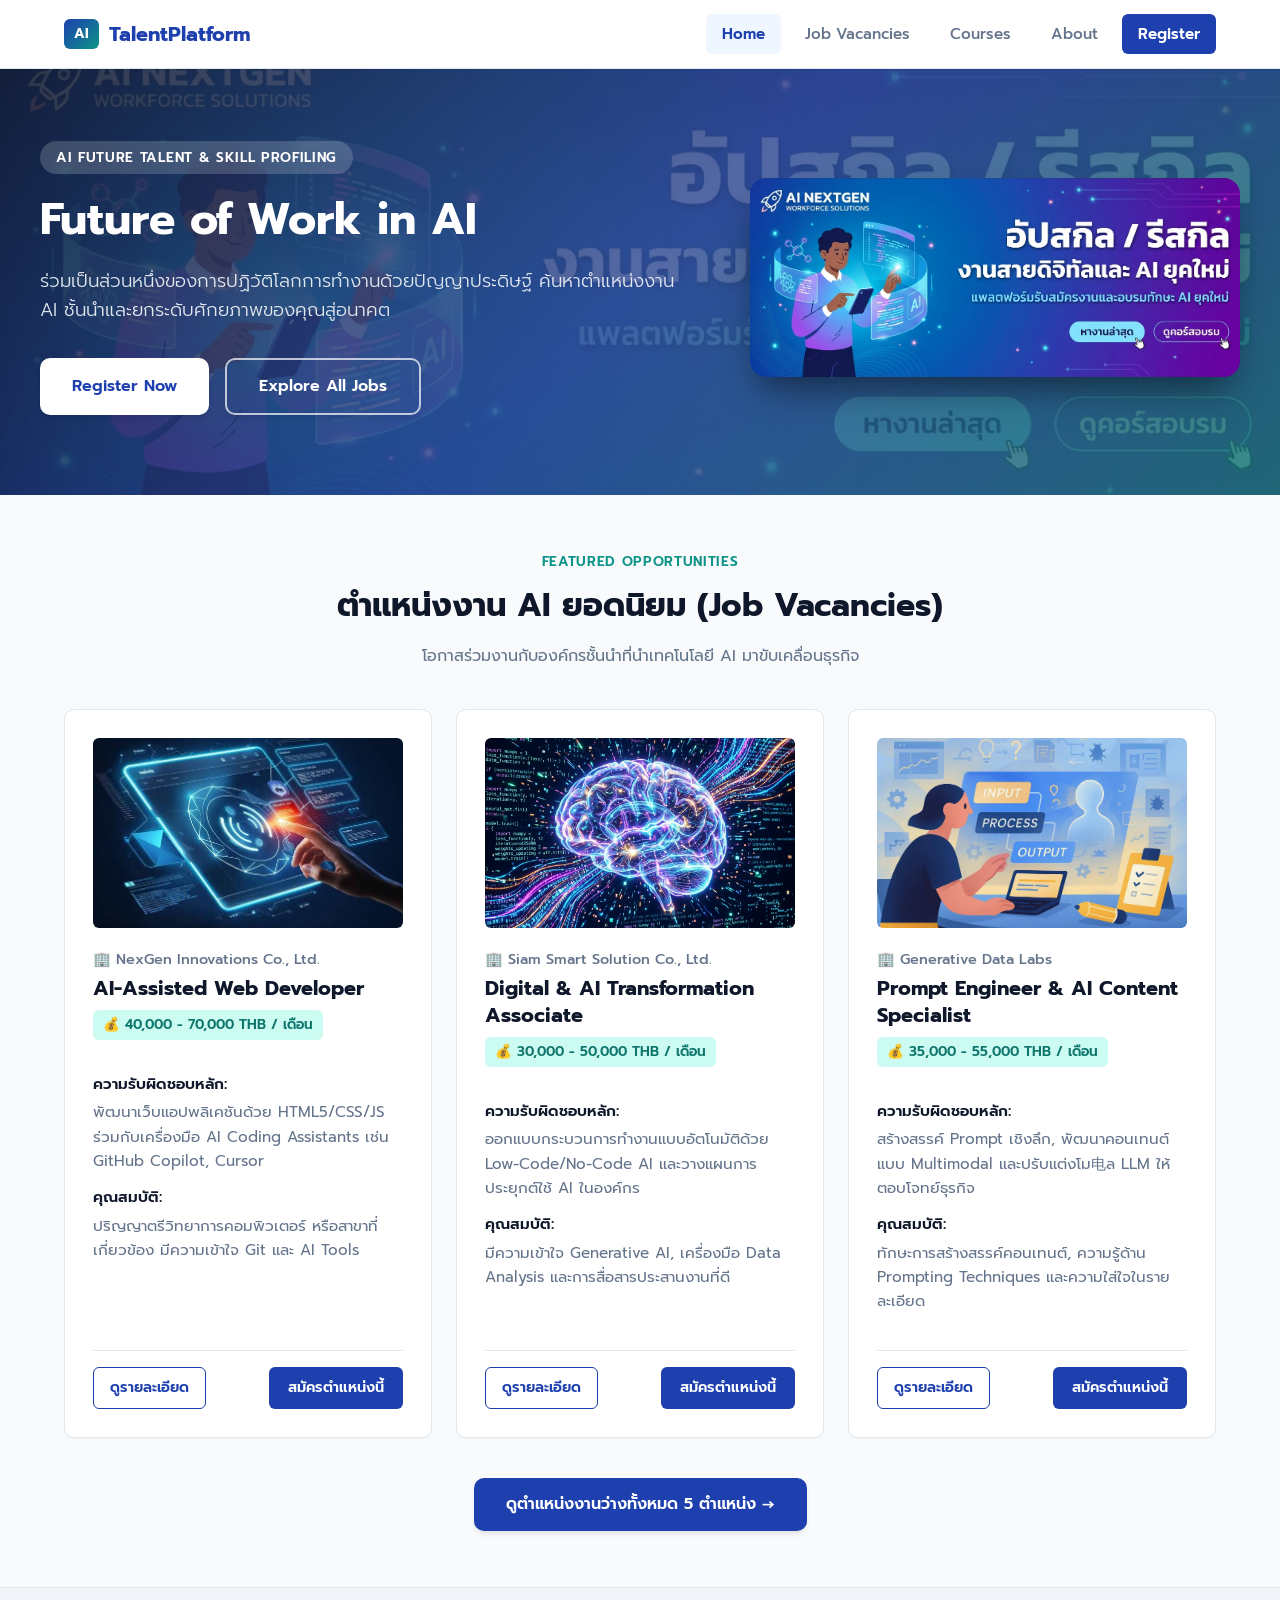
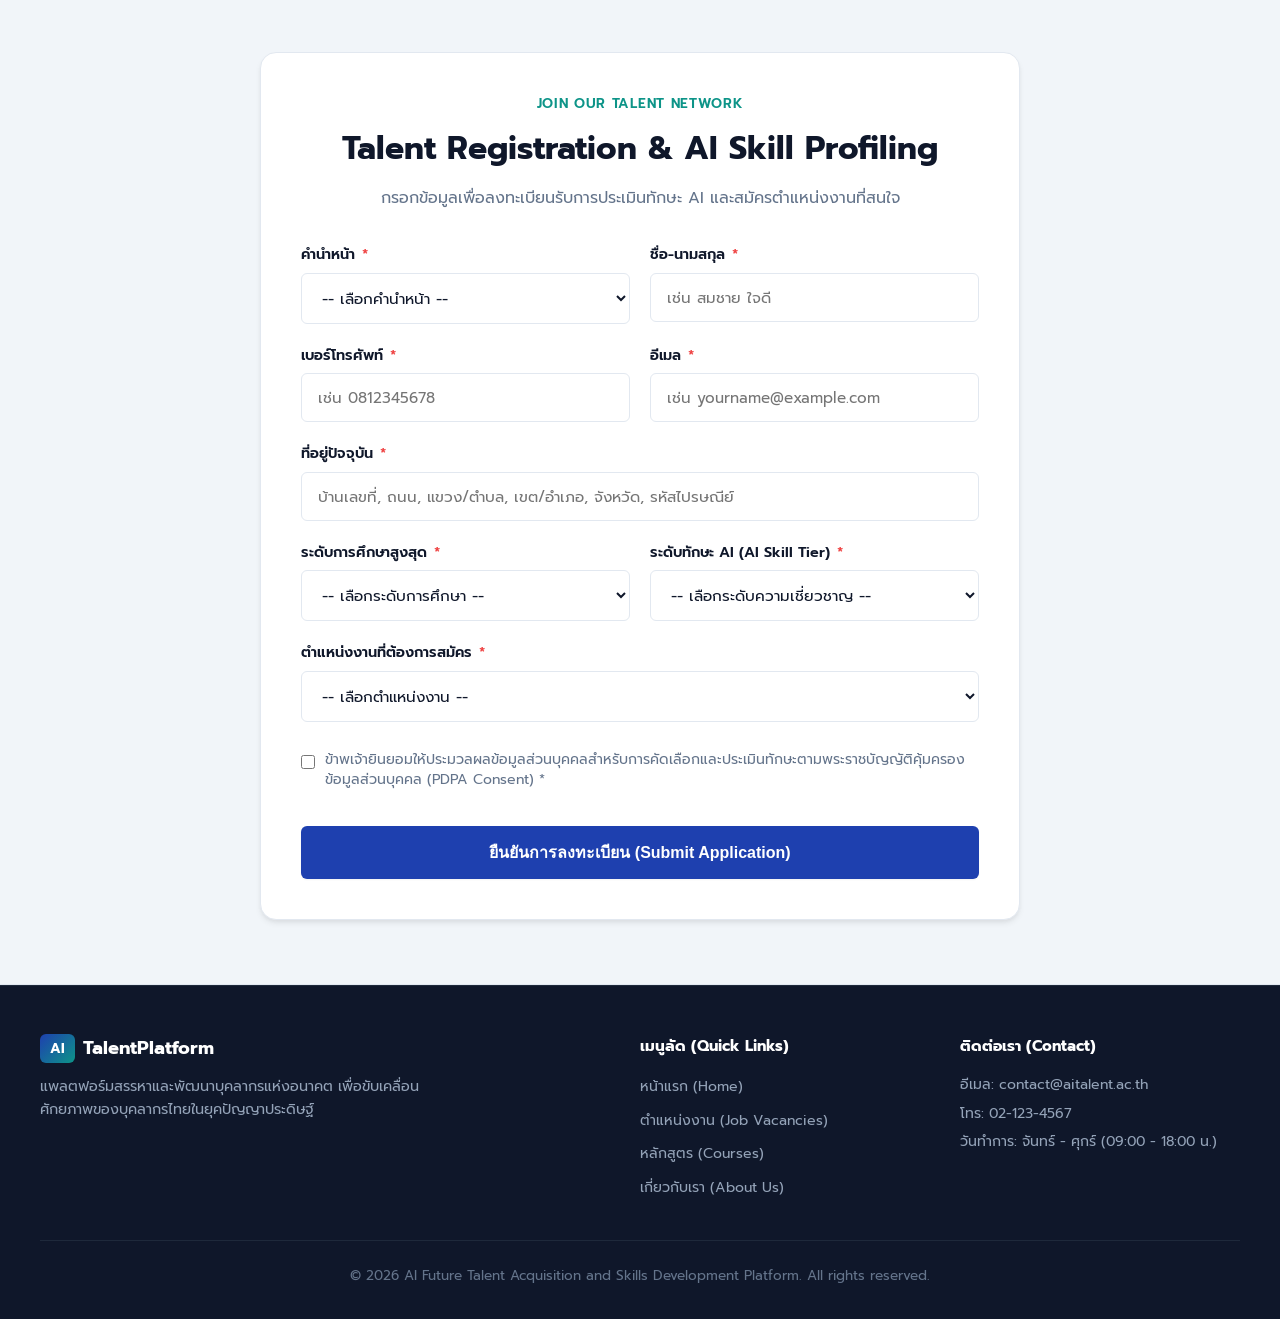
<file: index.html>
<!DOCTYPE html>
<html lang="th">

<head>
    <meta charset="UTF-8">
    <meta name="viewport" content="width=device-width, initial-scale=1.0">
    <title>AI Future Talent Acquisition and Skills Development Platform</title>
    <!-- Google Fonts -->
    <link rel="preconnect" href="https://fonts.googleapis.com">
    <link rel="preconnect" href="https://fonts.gstatic.com" crossorigin>
    <link href="https://fonts.googleapis.com/css2?family=Inter:wght@300;400;500;600;700&family=Prompt:wght@300;400;500;600;700&display=swap" rel="stylesheet">
    <!-- Master Stylesheet -->
    <link rel="stylesheet" href="css/style.css">
</head>

<body>
    <!-- Header & Navigation -->
    <header>
        <div class="nav-container">
            <a href="index.html" class="logo">
                <span class="logo-badge">AI</span>
                <span>TalentPlatform</span>
            </a>
            <nav>
                <ul>
                    <li><a href="index.html" class="active">Home</a></li>
                    <li><a href="jobvacancies.html">Job Vacancies</a></li>
                    <li><a href="courses.html">Courses</a></li>
                    <li><a href="about.html">About</a></li>
                    <li><a href="#registration-section" class="nav-cta">Register</a></li>
                </ul>
            </nav>
        </div>
    </header>

    <main>
        <!-- Hero Section -->
        <section class="hero">
            <div class="hero-container">
                <div class="hero-content">
                    <span class="hero-tag">AI FUTURE TALENT & SKILL PROFILING</span>
                    <h1>Future of Work in AI</h1>
                    <p>ร่วมเป็นส่วนหนึ่งของการปฏิวัติโลกการทำงานด้วยปัญญาประดิษฐ์ ค้นหาตำแหน่งงาน AI ชั้นนำและยกระดับศักยภาพของคุณสู่อนาคต</p>
                    <div class="hero-actions">
                        <a href="#registration-section" class="cta-button">Register Now</a>
                        <a href="jobvacancies.html" class="cta-button secondary">Explore All Jobs</a>
                    </div>
                </div>
                <div class="hero-visual">
                    <img src="img/banner.png" alt="AI Platform Hero Banner" class="hero-banner-img">
                </div>
            </div>
        </section>

        <!-- Featured Job Vacancies Section -->
        <section class="container" id="job-vacancies-section">
            <div class="section-header">
                <span class="section-tag">Featured Opportunities</span>
                <h2 class="section-title">ตำแหน่งงาน AI ยอดนิยม (Job Vacancies)</h2>
                <p class="section-subtitle">โอกาสร่วมงานกับองค์กรชั้นนำที่นำเทคโนโลยี AI มาขับเคลื่อนธุรกิจ</p>
            </div>

            <div class="job-grid">
                <!-- Job 1 -->
                <div class="job-card">
                    <div class="job-card-image">
                        <img src="img/ai-assistweb.png" alt="AI-Assisted Web Developer">
                    </div>
                    <div class="job-card-header">
                        <div class="company-name">🏢 NexGen Innovations Co., Ltd.</div>
                        <h3 class="job-title">AI-Assisted Web Developer</h3>
                        <div class="salary-tag">💰 40,000 - 70,000 THB / เดือน</div>
                    </div>
                    <div class="job-card-body">
                        <div class="job-info-group">
                            <div class="job-info-label">ความรับผิดชอบหลัก:</div>
                            <p>พัฒนาเว็บแอปพลิเคชันด้วย HTML5/CSS/JS ร่วมกับเครื่องมือ AI Coding Assistants เช่น GitHub Copilot, Cursor</p>
                        </div>
                        <div class="job-info-group">
                            <div class="job-info-label">คุณสมบัติ:</div>
                            <p>ปริญญาตรีวิทยาการคอมพิวเตอร์ หรือสาขาที่เกี่ยวข้อง มีความเข้าใจ Git และ AI Tools</p>
                        </div>
                    </div>
                    <div class="job-card-footer">
                        <a href="jobvacancies.html" class="btn-outline">ดูรายละเอียด</a>
                        <a href="index.html?job=ai-assisted-web-developer#registration-section" class="btn-apply">สมัครตำแหน่งนี้</a>
                    </div>
                </div>

                <!-- Job 2 -->
                <div class="job-card">
                    <div class="job-card-image">
                        <img src="img/ai-association.png" alt="Digital & AI Transformation Associate">
                    </div>
                    <div class="job-card-header">
                        <div class="company-name">🏢 Siam Smart Solution Co., Ltd.</div>
                        <h3 class="job-title">Digital & AI Transformation Associate</h3>
                        <div class="salary-tag">💰 30,000 - 50,000 THB / เดือน</div>
                    </div>
                    <div class="job-card-body">
                        <div class="job-info-group">
                            <div class="job-info-label">ความรับผิดชอบหลัก:</div>
                            <p>ออกแบบกระบวนการทำงานแบบอัตโนมัติด้วย Low-Code/No-Code AI และวางแผนการประยุกต์ใช้ AI ในองค์กร</p>
                        </div>
                        <div class="job-info-group">
                            <div class="job-info-label">คุณสมบัติ:</div>
                            <p>มีความเข้าใจ Generative AI, เครื่องมือ Data Analysis และการสื่อสารประสานงานที่ดี</p>
                        </div>
                    </div>
                    <div class="job-card-footer">
                        <a href="jobvacancies.html" class="btn-outline">ดูรายละเอียด</a>
                        <a href="index.html?job=digital-ai-transformation-associate#registration-section" class="btn-apply">สมัครตำแหน่งนี้</a>
                    </div>
                </div>

                <!-- Job 3 -->
                <div class="job-card">
                    <div class="job-card-image">
                        <img src="img/prompten.png" alt="Prompt Engineer & AI Content Specialist">
                    </div>
                    <div class="job-card-header">
                        <div class="company-name">🏢 Generative Data Labs</div>
                        <h3 class="job-title">Prompt Engineer & AI Content Specialist</h3>
                        <div class="salary-tag">💰 35,000 - 55,000 THB / เดือน</div>
                    </div>
                    <div class="job-card-body">
                        <div class="job-info-group">
                            <div class="job-info-label">ความรับผิดชอบหลัก:</div>
                            <p>สร้างสรรค์ Prompt เชิงลึก, พัฒนาคอนเทนต์แบบ Multimodal และปรับแต่งโม电ล LLM ให้ตอบโจทย์ธุรกิจ</p>
                        </div>
                        <div class="job-info-group">
                            <div class="job-info-label">คุณสมบัติ:</div>
                            <p>ทักษะการสร้างสรรค์คอนเทนต์, ความรู้ด้าน Prompting Techniques และความใส่ใจในรายละเอียด</p>
                        </div>
                    </div>
                    <div class="job-card-footer">
                        <a href="jobvacancies.html" class="btn-outline">ดูรายละเอียด</a>
                        <a href="index.html?job=prompt-engineer-ai-content-specialist#registration-section" class="btn-apply">สมัครตำแหน่งนี้</a>
                    </div>
                </div>
            </div>

            <div style="text-align: center; margin-top: 2.5rem;">
                <a href="jobvacancies.html" class="cta-button" style="background-color: var(--primary); color: #fff;">ดูตำแหน่งงานว่างทั้งหมด 5 ตำแหน่ง &rarr;</a>
            </div>
        </section>

        <!-- Talent Registration & AI Skill Profiling Section -->
        <section class="form-section" id="registration-section">
            <div class="form-card">
                <div class="section-header" style="margin-bottom: 2rem;">
                    <span class="section-tag">Join Our Talent Network</span>
                    <h2 class="section-title">Talent Registration & AI Skill Profiling</h2>
                    <p class="section-subtitle">กรอกข้อมูลเพื่อลงทะเบียนรับการประเมินทักษะ AI และสมัครตำแหน่งงานที่สนใจ</p>
                </div>

                <form id="registrationForm" novalidate>
                    <div class="form-grid">
                        <!-- Prefix -->
                        <div class="form-group">
                            <label for="prefix" class="form-label">คำนำหน้า <span class="required">*</span></label>
                            <select id="prefix" name="prefix" class="form-control" required>
                                <option value="">-- เลือกคำนำหน้า --</option>
                                <option value="mr">นาย (Mr.)</option>
                                <option value="mrs">นาง (Mrs.)</option>
                                <option value="ms">นางสาว (Ms.)</option>
                            </select>
                        </div>

                        <!-- Name -->
                        <div class="form-group">
                            <label for="name" class="form-label">ชื่อ-นามสกุล <span class="required">*</span></label>
                            <input type="text" id="name" name="name" class="form-control" placeholder="เช่น สมชาย ใจดี" required>
                        </div>

                        <!-- Phone -->
                        <div class="form-group">
                            <label for="phone" class="form-label">เบอร์โทรศัพท์ <span class="required">*</span></label>
                            <input type="tel" id="phone" name="phone" class="form-control" placeholder="เช่น 0812345678" required>
                        </div>

                        <!-- Email -->
                        <div class="form-group">
                            <label for="email" class="form-label">อีเมล <span class="required">*</span></label>
                            <input type="email" id="email" name="email" class="form-control" placeholder="เช่น yourname@example.com" required>
                        </div>

                        <!-- Address -->
                        <div class="form-group full-width">
                            <label for="address" class="form-label">ที่อยู่ปัจจุบัน <span class="required">*</span></label>
                            <input type="text" id="address" name="address" class="form-control" placeholder="บ้านเลขที่, ถนน, แขวง/ตำบล, เขต/อำเภอ, จังหวัด, รหัสไปรษณีย์" required>
                        </div>

                        <!-- Education -->
                        <div class="form-group">
                            <label for="education" class="form-label">ระดับการศึกษาสูงสุด <span class="required">*</span></label>
                            <select id="education" name="education" class="form-control" required>
                                <option value="">-- เลือกระดับการศึกษา --</option>
                                <option value="highschool">มัธยมศึกษา / ปวช.</option>
                                <option value="diploma">อนุปริญญา / ปวส.</option>
                                <option value="bachelor">ปริญญาตรี (Bachelor's Degree)</option>
                                <option value="master">ปริญญาโท (Master's Degree)</option>
                                <option value="doctorate">ปริญญาเอก (Doctorate)</option>
                            </select>
                        </div>

                        <!-- AI Skill Tier -->
                        <div class="form-group">
                            <label for="aiSkillTier" class="form-label">ระดับทักษะ AI (AI Skill Tier) <span class="required">*</span></label>
                            <select id="aiSkillTier" name="aiSkillTier" class="form-control" required>
                                <option value="">-- เลือกระดับความเชี่ยวชาญ --</option>
                                <option value="beginner">Beginner (เข้าใจพื้นฐานและการใช้ Prompt ทั่วไป)</option>
                                <option value="pioneer">Pioneer (ประยุกต์ใช้ AI ในงานประจำวันและ Workflow ได้)</option>
                                <option value="innovator">Innovator (พัฒนาโมเดล, ออกแบบสถาปัตยกรรมระบบ AI)</option>
                            </select>
                        </div>

                        <!-- Job Position (All 5 positions) -->
                        <div class="form-group full-width">
                            <label for="jobPosition" class="form-label">ตำแหน่งงานที่ต้องการสมัคร <span class="required">*</span></label>
                            <select id="jobPosition" name="jobPosition" class="form-control" required>
                                <option value="">-- เลือกตำแหน่งงาน --</option>
                                <option value="ai-assisted-web-developer">AI-Assisted Web Developer (NexGen Innovations)</option>
                                <option value="digital-ai-transformation-associate">Digital & AI Transformation Associate (Siam Smart Solution)</option>
                                <option value="prompt-engineer-ai-content-specialist">Prompt Engineer & AI Content Specialist (Generative Data Labs)</option>
                                <option value="ml-engineer">Machine Learning Engineer (NeuralTech Solutions)</option>
                                <option value="devops-engineer">Software Developer in DevOps (CloudScale AI)</option>
                            </select>
                        </div>

                        <!-- PDPA Consent -->
                        <div class="form-group full-width" style="margin-top: 0.5rem;">
                            <label class="checkbox-group" for="pdpaConsent">
                                <input type="checkbox" id="pdpaConsent" name="pdpaConsent" required>
                                <span class="checkbox-label">
                                    ข้าพเจ้ายินยอมให้ประมวลผลข้อมูลส่วนบุคคลสำหรับการคัดเลือกและประเมินทักษะตามพระราชบัญญัติคุ้มครองข้อมูลส่วนบุคคล (PDPA Consent) <span class="required">*</span>
                                </span>
                            </label>
                        </div>

                        <!-- Submit Button -->
                        <div class="form-group full-width" style="margin-top: 1rem;">
                            <button type="submit" class="btn-submit">ยืนยันการลงทะเบียน (Submit Application)</button>
                        </div>
                    </div>
                </form>
            </div>
        </section>
    </main>

    <!-- Footer -->
    <footer>
        <div class="footer-container">
            <div class="footer-brand">
                <h4><span class="logo-badge">AI</span> TalentPlatform</h4>
                <p>แพลตฟอร์มสรรหาและพัฒนาบุคลากรแห่งอนาคต เพื่อขับเคลื่อนศักยภาพของบุคลากรไทยในยุคปัญญาประดิษฐ์</p>
            </div>
            <div class="footer-links">
                <h5>เมนูลัด (Quick Links)</h5>
                <ul>
                    <li><a href="index.html">หน้าแรก (Home)</a></li>
                    <li><a href="jobvacancies.html">ตำแหน่งงาน (Job Vacancies)</a></li>
                    <li><a href="courses.html">หลักสูตร (Courses)</a></li>
                    <li><a href="about.html">เกี่ยวกับเรา (About Us)</a></li>
                </ul>
            </div>
            <div class="footer-links">
                <h5>ติดต่อเรา (Contact)</h5>
                <p style="font-size: 0.88rem; margin-bottom: 6px;">อีเมล: contact@aitalent.ac.th</p>
                <p style="font-size: 0.88rem; margin-bottom: 6px;">โทร: 02-123-4567</p>
                <p style="font-size: 0.88rem;">วันทำการ: จันทร์ - ศุกร์ (09:00 - 18:00 น.)</p>
            </div>
        </div>
        <div class="footer-bottom">
            <p>&copy; 2026 AI Future Talent Acquisition and Skills Development Platform. All rights reserved.</p>
        </div>
    </footer>

    <!-- Scripts -->
    <script src="js/validation.js"></script>
</body>

</html>
</file>
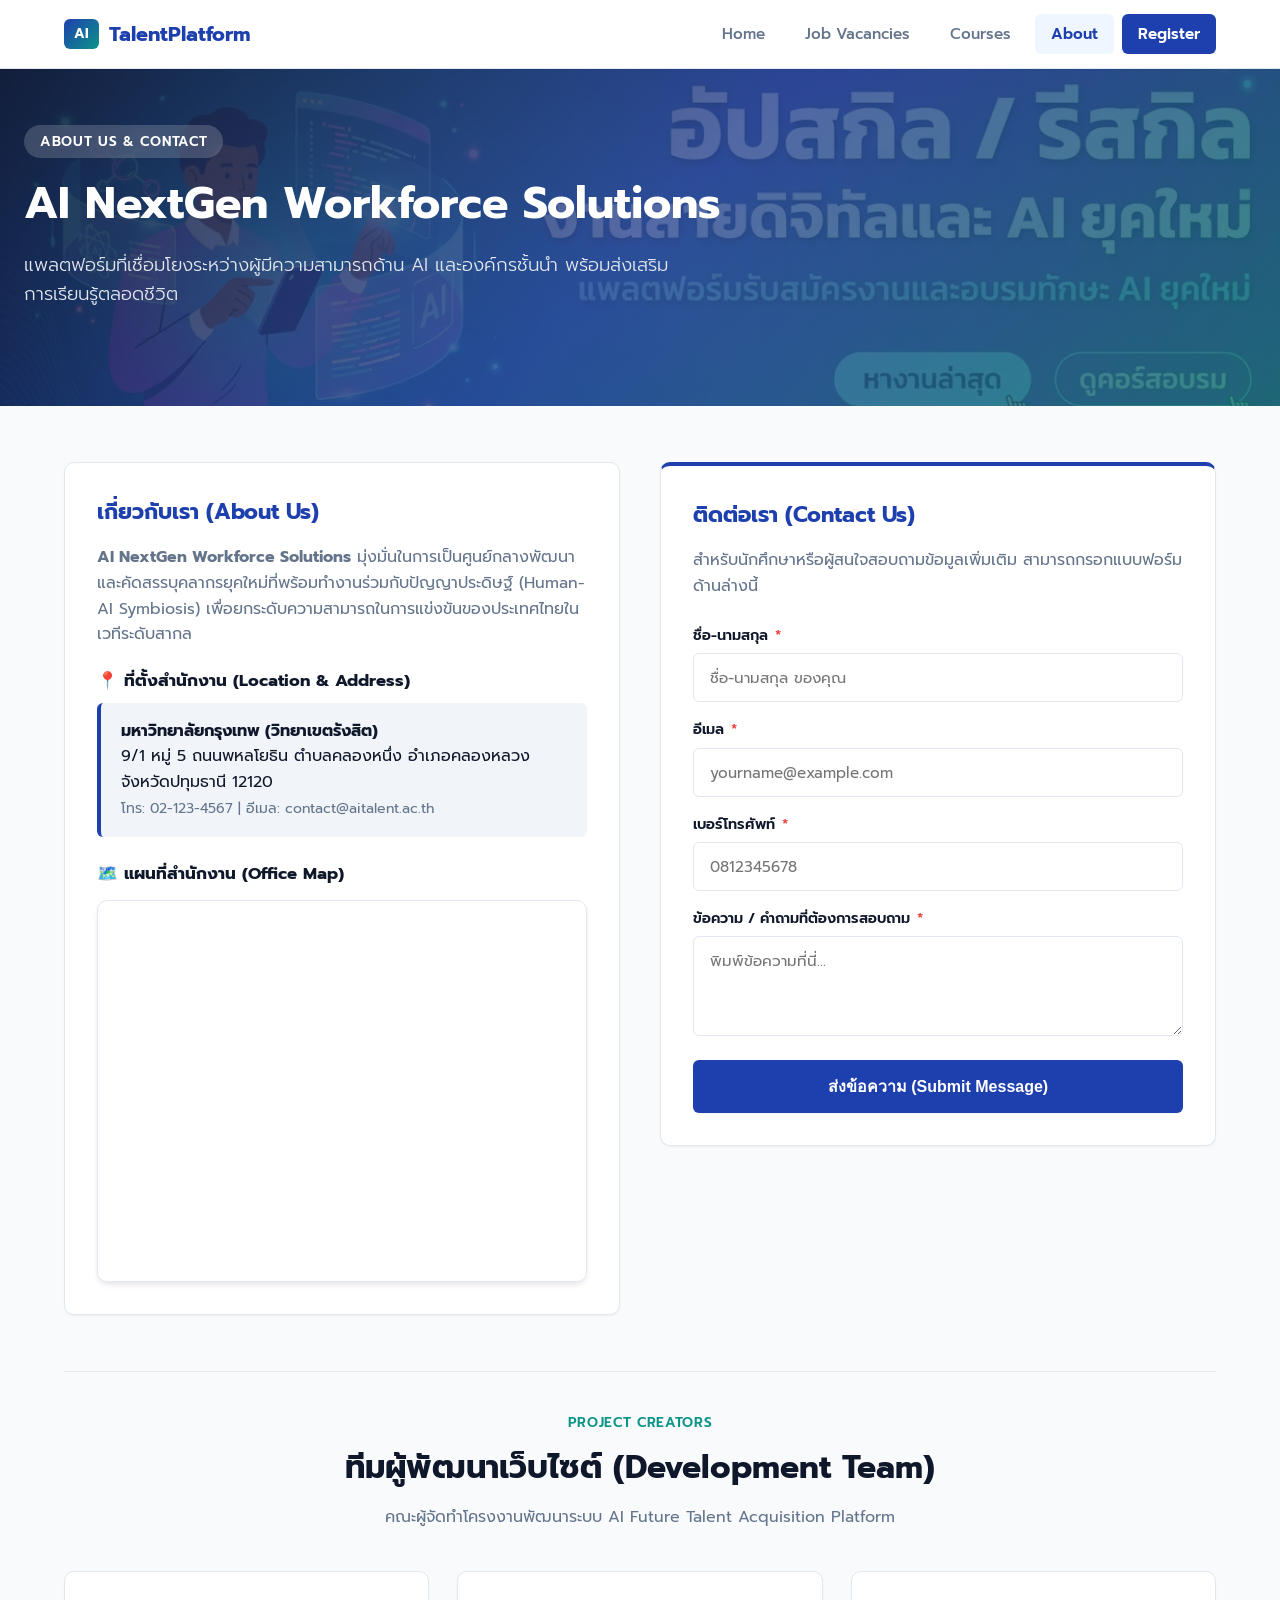
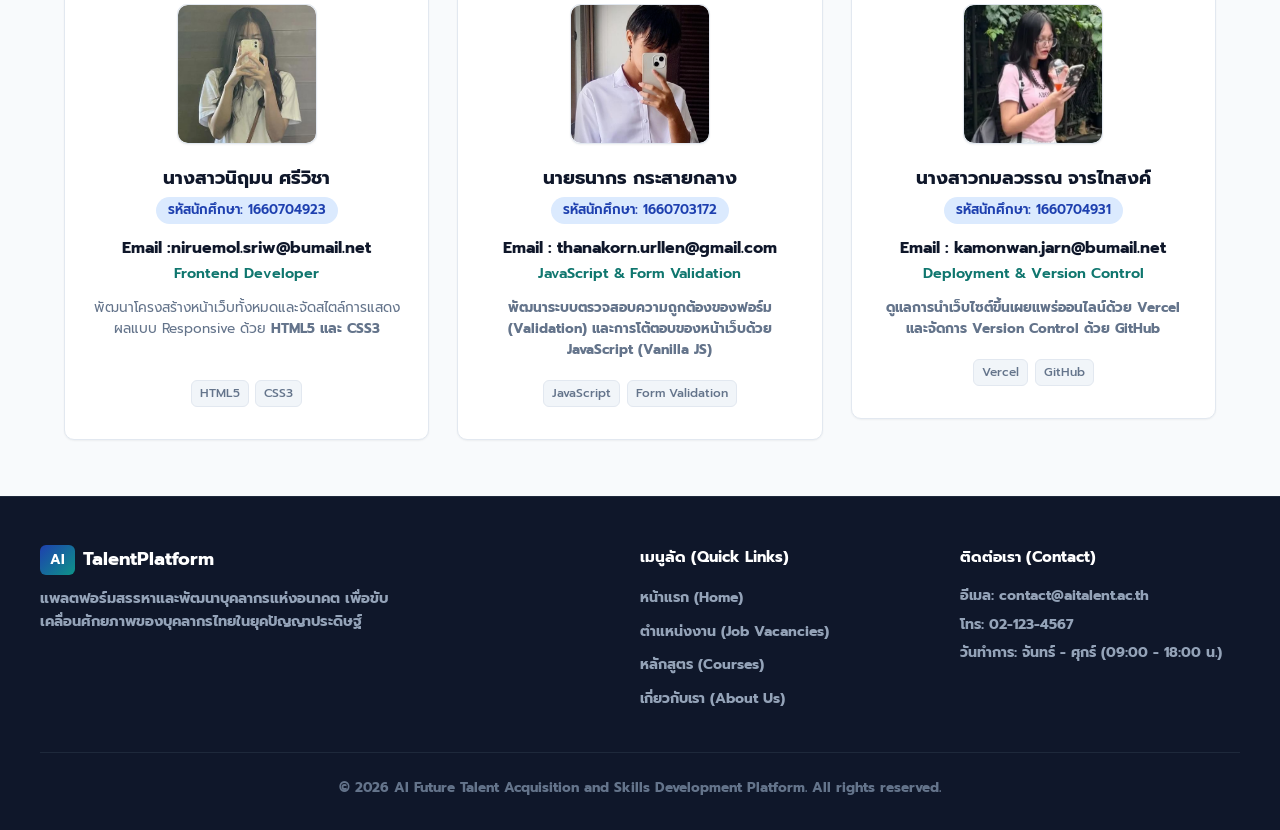
<file: about.html>
<!DOCTYPE html>
<html lang="th">

<head>
    <meta charset="UTF-8">
    <meta name="viewport" content="width=device-width, initial-scale=1.0">
    <title>About Us | AI Future Talent Platform</title>
    <!-- Google Fonts -->
    <link rel="preconnect" href="https://fonts.googleapis.com">
    <link rel="preconnect" href="https://fonts.gstatic.com" crossorigin>
    <link
        href="https://fonts.googleapis.com/css2?family=Inter:wght@300;400;500;600;700&family=Prompt:wght@300;400;500;600;700&display=swap"
        rel="stylesheet">
    <!-- Master Stylesheet -->
    <link rel="stylesheet" href="css/style.css">
</head>

<body>
    <!-- Header & Navigation -->
    <header>
        <div class="nav-container">
            <a href="index.html" class="logo">
                <span class="logo-badge">AI</span>
                <span>TalentPlatform</span>
            </a>
            <nav>
                <ul>
                    <li><a href="index.html">Home</a></li>
                    <li><a href="jobvacancies.html">Job Vacancies</a></li>
                    <li><a href="courses.html">Courses</a></li>
                    <li><a href="about.html" class="active">About</a></li>
                    <li><a href="index.html#registration-section" class="nav-cta">Register</a></li>
                </ul>
            </nav>
        </div>
    </header>

    <main>
        <!-- Page Header -->
        <section class="hero" style="padding: 3.5rem 1.5rem 4rem 1.5rem;">
            <div class="hero-content">
                <span class="hero-tag">ABOUT US & CONTACT</span>
                <h1>AI NextGen Workforce Solutions</h1>
                <p>แพลตฟอร์มที่เชื่อมโยงระหว่างผู้มีความสามารถด้าน AI และองค์กรชั้นนำ พร้อมส่งเสริมการเรียนรู้ตลอดชีวิต
                </p>
            </div>
        </section>

        <!-- About & Contact Section -->
        <section class="container">
            <div class="about-grid">

                <!-- Left: Company Info & Map -->
                <div class="company-card">
                    <h3>เกี่ยวกับเรา (About Us)</h3>
                    <p>
                        <strong>AI NextGen Workforce Solutions</strong>
                        มุ่งมั่นในการเป็นศูนย์กลางพัฒนาและคัดสรรบุคลากรยุคใหม่ที่พร้อมทำงานร่วมกับปัญญาประดิษฐ์
                        (Human-AI Symbiosis) เพื่อยกระดับความสามารถในการแข่งขันของประเทศไทยในเวทีระดับสากล
                    </p>

                    <h4 style="font-size: 1.05rem; margin-bottom: 0.5rem; color: var(--text-main);">📍 ที่ตั้งสำนักงาน
                        (Location & Address)</h4>
                    <address class="address-box">
                        <strong>มหาวิทยาลัยกรุงเทพ (วิทยาเขตรังสิต)</strong><br>
                        9/1 หมู่ 5 ถนนพหลโยธิน ตำบลคลองหนึ่ง อำเภอคลองหลวง จังหวัดปทุมธานี 12120<br>
                        <span style="font-size: 0.88rem; color: var(--text-muted);">โทร: 02-123-4567 | อีเมล:
                            contact@aitalent.ac.th</span>
                    </address>

                    <h4 style="font-size: 1.05rem; margin-bottom: 0.75rem; color: var(--text-main);">🗺️ แผนที่สำนักงาน
                        (Office Map)</h4>
                    <div class="map-wrapper">
                        <iframe
                            src="https://www.google.com/maps/embed?pb=!1m18!1m12!1m3!1d3871.970285641771!2d100.6124508759078!3d14.039601389880854!2m3!1f0!2f0!3f0!3m2!1i1024!2i768!4f13.1!3m3!1m2!1s0x30e280145c22509b%3A0x6b44a737f174e92a!2sBangkok%20University!5e0!3m2!1sth!2sth!4v1710000000000!5m2!1sth!2sth"
                            width="100%" height="320" style="border:0;" allowfullscreen="" loading="lazy"
                            referrerpolicy="no-referrer-when-downgrade"></iframe>
                    </div>
                </div>

                <!-- Right: Contact Form -->
                <div class="company-card" style="border-top: 4px solid var(--primary);">
                    <h3>ติดต่อเรา (Contact Us)</h3>
                    <p style="margin-bottom: 1.5rem;">สำหรับนักศึกษาหรือผู้สนใจสอบถามข้อมูลเพิ่มเติม
                        สามารถกรอกแบบฟอร์มด้านล่างนี้</p>

                    <form id="contactForm" novalidate>
                        <div class="form-group" style="margin-bottom: 1rem;">
                            <label for="name" class="form-label">ชื่อ-นามสกุล <span class="required">*</span></label>
                            <input type="text" id="name" name="name" class="form-control"
                                placeholder="ชื่อ-นามสกุล ของคุณ" required>
                        </div>
                        <div class="form-group" style="margin-bottom: 1rem;">
                            <label for="email" class="form-label">อีเมล <span class="required">*</span></label>
                            <input type="email" id="email" name="email" class="form-control"
                                placeholder="yourname@example.com" required>
                        </div>

                        <div class="form-group" style="margin-bottom: 1rem;">
                            <label for="phone" class="form-label">เบอร์โทรศัพท์ <span class="required">*</span></label>
                            <input type="tel" id="phone" name="phone" class="form-control" placeholder="0812345678"
                                required>
                        </div>

                        <div class="form-group" style="margin-bottom: 1.5rem;">
                            <label for="message" class="form-label">ข้อความ / คำถามที่ต้องการสอบถาม <span
                                    class="required">*</span></label>
                            <textarea id="message" name="message" class="form-control"
                                placeholder="พิมพ์ข้อความที่นี่..." required></textarea>
                        </div>

                        <button type="submit" class="btn-submit">ส่งข้อความ (Submit Message)</button>
                    </form>
                </div>

            </div>

            <!-- Development Team Section (3 Developers) -->
            <div class="team-section">
                <div class="section-header">
                    <span class="section-tag">PROJECT CREATORS</span>
                    <h2 class="section-title">ทีมผู้พัฒนาเว็บไซต์ (Development Team)</h2>
                    <p class="section-subtitle">คณะผู้จัดทำโครงงานพัฒนาระบบ AI Future Talent Acquisition Platform</p>
                </div>

                <div class="team-grid">
                    <!-- Developer 1: Frontend -->
                    <div class="team-card">
                        <div class="team-photo-wrapper">
                            <!-- ใส่รูปภาพขนาด 1:1 (เช่น img/dev1.jpg หรือ img/dev1.png) -->
                            <img src="img/dev1.png" alt="dev1" onerror="this.style.display='none';">
                            <div class="team-photo-placeholder">
                                <!-- <span class="placeholder-text">รูปภาพ (1:1)<br><small
                                    style="color:#94a3b8;">img/dev1.jpg</small></span> -->
                            </div>
                        </div>
                        <h3 class="team-name">นางสาวนิฤมน ศรีวิชา</h3>
                        <span class="team-id">รหัสนักศึกษา: 1660704923</span>
                        <span class="team-email"><strong>Email :niruemol.sriw@bumail.net</strong></span>
                        <div class="team-role">Frontend Developer</div>
                        <p class="team-desc">พัฒนาโครงสร้างหน้าเว็บทั้งหมดและจัดสไตล์การแสดงผลแบบ Responsive ด้วย
                            <strong>HTML5 และ CSS3</strong>
                        </p>
                        <div class="team-tags">
                            <span class="team-tag">HTML5</span>
                            <span class="team-tag">CSS3</span>
                        </div>
                    </div>

                    <!-- Developer 2: Logic & Validation -->
                    <div class="team-card">
                        <div class="team-photo-wrapper">
                            <!-- ใส่รูปภาพขนาด 1:1 (เช่น img/dev2.jpg หรือ img/dev2.png) -->
                            <img src="img/dev2.png" alt="dev2" onerror="this.style.display='none';">
                            <div class="team-photo-placeholder">
                                <!-- <span class="placeholder-text">รูปภาพ (1:1)<br><small
                                        style="color:#94a3b8;">img/dev2.jpg</small></span> -->
                                style="color:#94a3b8;">img/dev2.png</small></span>
                            </div>
                        </div>
                        <h3 class="team-name">นายธนากร กระสายกลาง</h3>
                        <span class="team-id">รหัสนักศึกษา: 1660703172</span>
                        <span class="team-email"><strong>Email : thanakorn.urllen@gmail.com</span>
                        <div class="team-role">JavaScript & Form Validation</div>
                        <p class="team-desc">พัฒนาระบบตรวจสอบความถูกต้องของฟอร์ม (Validation)
                            และการโต้ตอบของหน้าเว็บด้วย <strong>JavaScript (Vanilla JS)</strong></p>
                        <div class="team-tags">
                            <span class="team-tag">JavaScript</span>
                            <span class="team-tag">Form Validation</span>
                        </div>
                    </div>

                    <!-- Developer 3: Deploy & Git -->
                    <div class="team-card">
                        <div class="team-photo-wrapper">
                            <!-- ใส่รูปภาพขนาด 1:1 (เช่น img/dev3.jpg หรือ img/dev3.png) -->
                            <img src="img/dev3.png" alt="dev3" onerror="this.style.display='none';">
                            <div class="team-photo-placeholder">
                                <!-- <span class="placeholder-text">รูปภาพ (1:1)<br><small
                                    style="color:#94a3b8;">img/dev3.jpg</small></span> -->
                                <span class="placeholder-icon">🚀</span>
                                <span class="placeholder-text">รูปภาพ (1:1)<br><small
                                        style="color:#94a3b8;">img/dev3.png</small></span>
                            </div>
                        </div>
                        <h3 class="team-name">นางสาวกมลวรรณ จารไทสงค์</h3>
                        <span class="team-id">รหัสนักศึกษา: 1660704931</span>
                        <span class="team-email"><strong>Email : kamonwan.jarn@bumail.net</strong></span>
                        <div class="team-role">Deployment & Version Control</div>
                        <p class="team-desc">ดูแลการนำเว็บไซต์ขึ้นเผยแพร่ออนไลน์ด้วย <strong>Vercel</strong> และจัดการ
                            Version Control ด้วย <strong>GitHub</strong></p>
                        <div class="team-tags">
                            <span class="team-tag">Vercel</span>
                            <span class="team-tag">GitHub</span>
                        </div>
                    </div>
                </div>
            </div>
        </section>
    </main>

    <!-- Footer -->
    <footer>
        <div class="footer-container">
            <div class="footer-brand">
                <h4><span class="logo-badge">AI</span> TalentPlatform</h4>
                <p>แพลตฟอร์มสรรหาและพัฒนาบุคลากรแห่งอนาคต เพื่อขับเคลื่อนศักยภาพของบุคลากรไทยในยุคปัญญาประดิษฐ์</p>
            </div>
            <div class="footer-links">
                <h5>เมนูลัด (Quick Links)</h5>
                <ul>
                    <li><a href="index.html">หน้าแรก (Home)</a></li>
                    <li><a href="jobvacancies.html">ตำแหน่งงาน (Job Vacancies)</a></li>
                    <li><a href="courses.html">หลักสูตร (Courses)</a></li>
                    <li><a href="about.html">เกี่ยวกับเรา (About Us)</a></li>
                </ul>
            </div>
            <div class="footer-links">
                <h5>ติดต่อเรา (Contact)</h5>
                <p style="font-size: 0.88rem; margin-bottom: 6px;">อีเมล: contact@aitalent.ac.th</p>
                <p style="font-size: 0.88rem; margin-bottom: 6px;">โทร: 02-123-4567</p>
                <p style="font-size: 0.88rem;">วันทำการ: จันทร์ - ศุกร์ (09:00 - 18:00 น.)</p>
            </div>
        </div>
        <div class="footer-bottom">
            <p>&copy; 2026 AI Future Talent Acquisition and Skills Development Platform. All rights reserved.</p>
        </div>
    </footer>

    <!-- Scripts -->
    <script src="js/validation.js"></script>
</body>

</html>
</file>
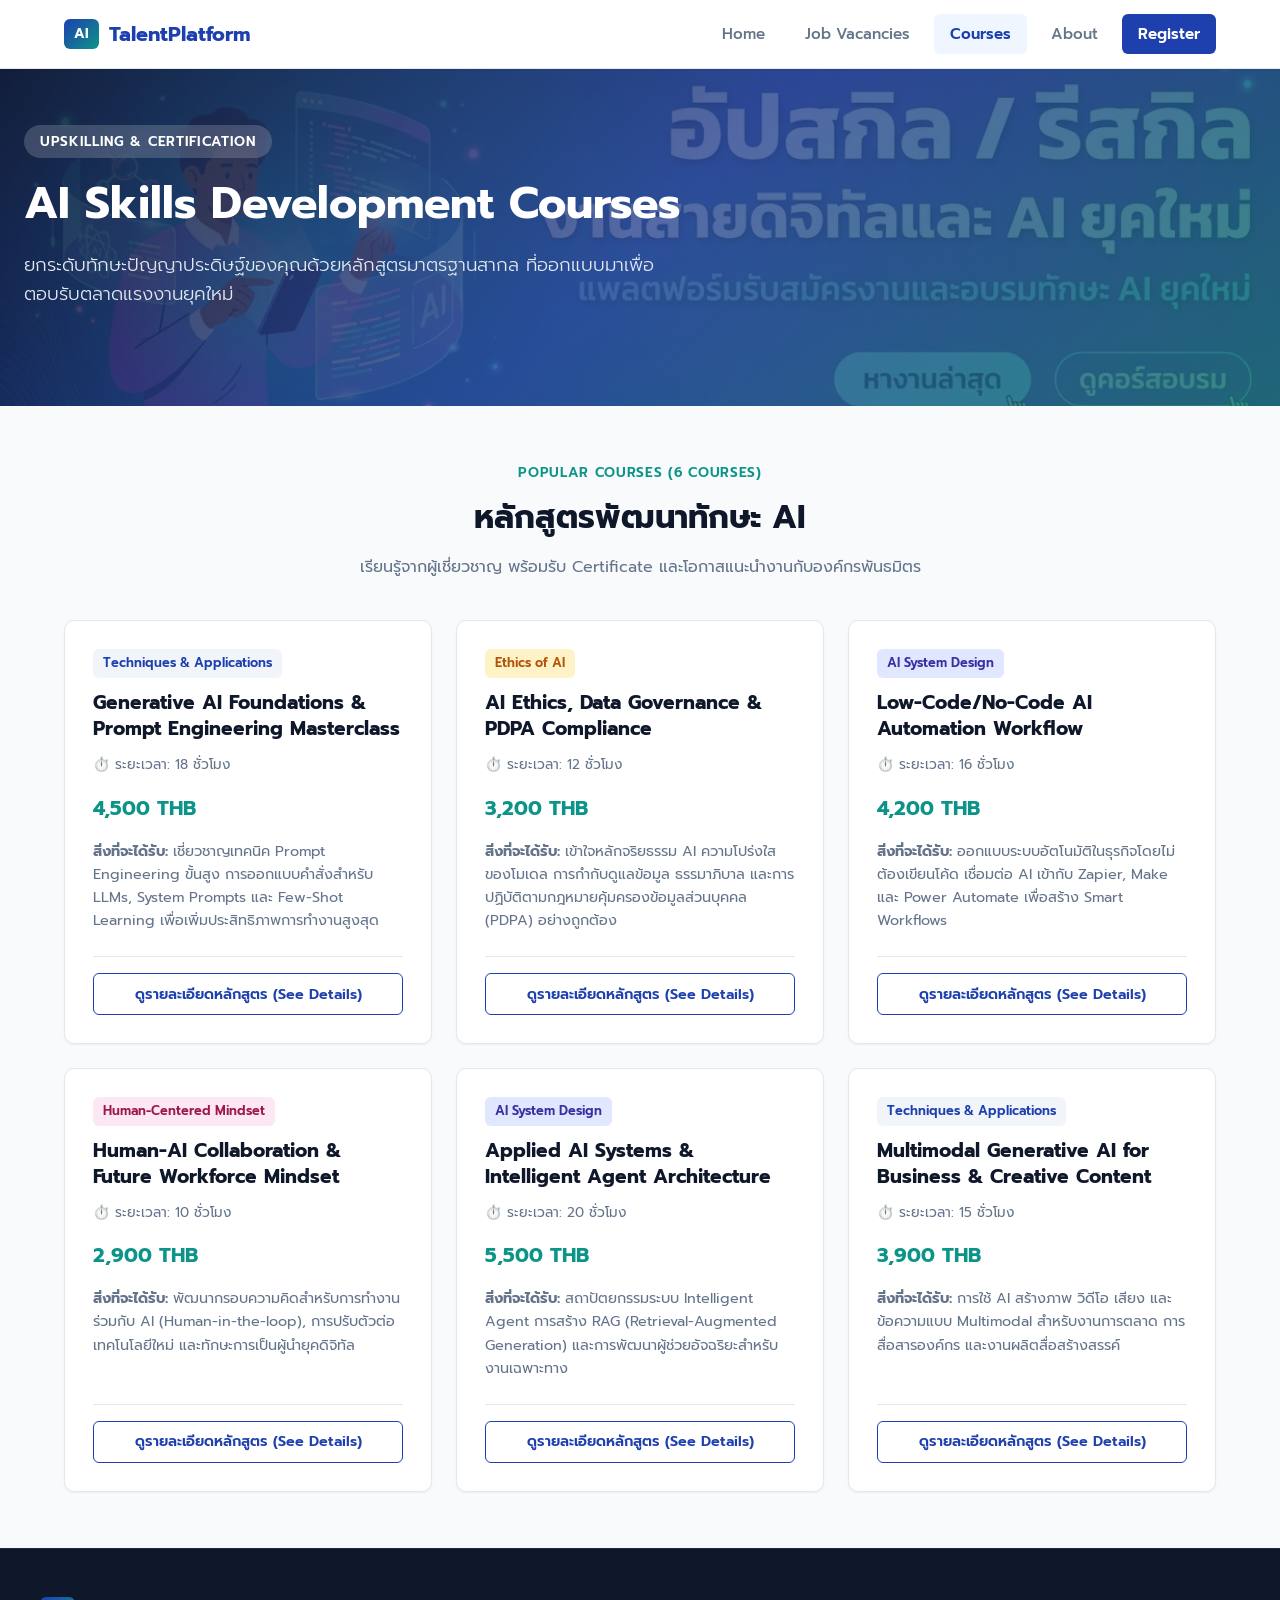
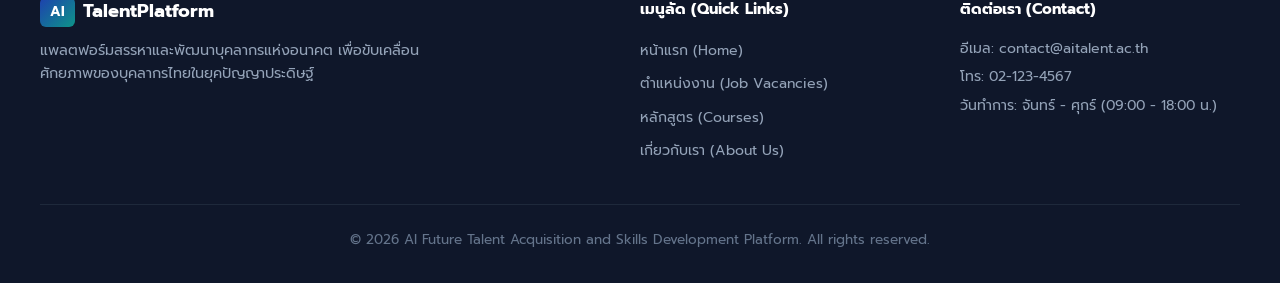
<file: courses.html>
<!DOCTYPE html>
<html lang="th">

<head>
    <meta charset="UTF-8">
    <meta name="viewport" content="width=device-width, initial-scale=1.0">
    <title>AI Courses | AI Future Talent Platform</title>
    <!-- Google Fonts -->
    <link rel="preconnect" href="https://fonts.googleapis.com">
    <link rel="preconnect" href="https://fonts.gstatic.com" crossorigin>
    <link href="https://fonts.googleapis.com/css2?family=Inter:wght@300;400;500;600;700&family=Prompt:wght@300;400;500;600;700&display=swap" rel="stylesheet">
    <!-- Master Stylesheet -->
    <link rel="stylesheet" href="css/style.css">
</head>

<body>
    <!-- Header & Navigation -->
    <header>
        <div class="nav-container">
            <a href="index.html" class="logo">
                <span class="logo-badge">AI</span>
                <span>TalentPlatform</span>
            </a>
            <nav>
                <ul>
                    <li><a href="index.html">Home</a></li>
                    <li><a href="jobvacancies.html">Job Vacancies</a></li>
                    <li><a href="courses.html" class="active">Courses</a></li>
                    <li><a href="about.html">About</a></li>
                    <li><a href="index.html#registration-section" class="nav-cta">Register</a></li>
                </ul>
            </nav>
        </div>
    </header>

    <main>
        <!-- Page Header -->
        <section class="hero" style="padding: 3.5rem 1.5rem 4rem 1.5rem;">
            <div class="hero-content">
                <span class="hero-tag">UPSKILLING & CERTIFICATION</span>
                <h1>AI Skills Development Courses</h1>
                <p>ยกระดับทักษะปัญญาประดิษฐ์ของคุณด้วยหลักสูตรมาตรฐานสากล ที่ออกแบบมาเพื่อตอบรับตลาดแรงงานยุคใหม่</p>
            </div>
        </section>

        <!-- Courses Grid -->
        <section class="container">
            <div class="section-header">
                <span class="section-tag">POPULAR COURSES (6 COURSES)</span>
                <h2 class="section-title">หลักสูตรพัฒนาทักษะ AI</h2>
                <p class="section-subtitle">เรียนรู้จากผู้เชี่ยวชาญ พร้อมรับ Certificate และโอกาสแนะนำงานกับองค์กรพันธมิตร</p>
            </div>

            <div class="course-grid">
                <!-- Course 1 -->
                <div class="course-card">
                    <span class="course-badge">Techniques & Applications</span>
                    <h3 class="course-title">Generative AI Foundations & Prompt Engineering Masterclass</h3>
                    <div class="course-meta">
                        <div class="course-meta-item">⏱️ ระยะเวลา: 18 ชั่วโมง</div>
                    </div>
                    <div class="course-price">4,500 THB</div>
                    <p class="course-desc">
                        <strong>สิ่งที่จะได้รับ:</strong> เชี่ยวชาญเทคนิค Prompt Engineering ขั้นสูง การออกแบบคำสั่งสำหรับ LLMs, System Prompts และ Few-Shot Learning เพื่อเพิ่มประสิทธิภาพการทำงานสูงสุด
                    </p>
                    <div class="job-card-footer" style="padding-top: 1rem;">
                        <a href="#" class="btn-outline course-detail-btn" style="width: 100%; text-align: center;">ดูรายละเอียดหลักสูตร (See Details)</a>
                    </div>
                </div>

                <!-- Course 2 -->
                <div class="course-card">
                    <span class="course-badge" style="background: #fef3c7; color: #b45309;">Ethics of AI</span>
                    <h3 class="course-title">AI Ethics, Data Governance & PDPA Compliance</h3>
                    <div class="course-meta">
                        <div class="course-meta-item">⏱️ ระยะเวลา: 12 ชั่วโมง</div>
                    </div>
                    <div class="course-price">3,200 THB</div>
                    <p class="course-desc">
                        <strong>สิ่งที่จะได้รับ:</strong> เข้าใจหลักจริยธรรม AI ความโปร่งใสของโมเดล การกำกับดูแลข้อมูล ธรรมาภิบาล และการปฏิบัติตามกฎหมายคุ้มครองข้อมูลส่วนบุคคล (PDPA) อย่างถูกต้อง
                    </p>
                    <div class="job-card-footer" style="padding-top: 1rem;">
                        <a href="#" class="btn-outline course-detail-btn" style="width: 100%; text-align: center;">ดูรายละเอียดหลักสูตร (See Details)</a>
                    </div>
                </div>

                <!-- Course 3 -->
                <div class="course-card">
                    <span class="course-badge" style="background: #e0e7ff; color: #3730a3;">AI System Design</span>
                    <h3 class="course-title">Low-Code/No-Code AI Automation Workflow</h3>
                    <div class="course-meta">
                        <div class="course-meta-item">⏱️ ระยะเวลา: 16 ชั่วโมง</div>
                    </div>
                    <div class="course-price">4,200 THB</div>
                    <p class="course-desc">
                        <strong>สิ่งที่จะได้รับ:</strong> ออกแบบระบบอัตโนมัติในธุรกิจโดยไม่ต้องเขียนโค้ด เชื่อมต่อ AI เข้ากับ Zapier, Make และ Power Automate เพื่อสร้าง Smart Workflows
                    </p>
                    <div class="job-card-footer" style="padding-top: 1rem;">
                        <a href="#" class="btn-outline course-detail-btn" style="width: 100%; text-align: center;">ดูรายละเอียดหลักสูตร (See Details)</a>
                    </div>
                </div>

                <!-- Course 4 -->
                <div class="course-card">
                    <span class="course-badge" style="background: #fce7f3; color: #9d174d;">Human-Centered Mindset</span>
                    <h3 class="course-title">Human-AI Collaboration & Future Workforce Mindset</h3>
                    <div class="course-meta">
                        <div class="course-meta-item">⏱️ ระยะเวลา: 10 ชั่วโมง</div>
                    </div>
                    <div class="course-price">2,900 THB</div>
                    <p class="course-desc">
                        <strong>สิ่งที่จะได้รับ:</strong> พัฒนากรอบความคิดสำหรับการทำงานร่วมกับ AI (Human-in-the-loop), การปรับตัวต่อเทคโนโลยีใหม่ และทักษะการเป็นผู้นำยุคดิจิทัล
                    </p>
                    <div class="job-card-footer" style="padding-top: 1rem;">
                        <a href="#" class="btn-outline course-detail-btn" style="width: 100%; text-align: center;">ดูรายละเอียดหลักสูตร (See Details)</a>
                    </div>
                </div>

                <!-- Course 5 -->
                <div class="course-card">
                    <span class="course-badge" style="background: #e0e7ff; color: #3730a3;">AI System Design</span>
                    <h3 class="course-title">Applied AI Systems & Intelligent Agent Architecture</h3>
                    <div class="course-meta">
                        <div class="course-meta-item">⏱️ ระยะเวลา: 20 ชั่วโมง</div>
                    </div>
                    <div class="course-price">5,500 THB</div>
                    <p class="course-desc">
                        <strong>สิ่งที่จะได้รับ:</strong> สถาปัตยกรรมระบบ Intelligent Agent การสร้าง RAG (Retrieval-Augmented Generation) และการพัฒนาผู้ช่วยอัจฉริยะสำหรับงานเฉพาะทาง
                    </p>
                    <div class="job-card-footer" style="padding-top: 1rem;">
                        <a href="#" class="btn-outline course-detail-btn" style="width: 100%; text-align: center;">ดูรายละเอียดหลักสูตร (See Details)</a>
                    </div>
                </div>

                <!-- Course 6 -->
                <div class="course-card">
                    <span class="course-badge">Techniques & Applications</span>
                    <h3 class="course-title">Multimodal Generative AI for Business & Creative Content</h3>
                    <div class="course-meta">
                        <div class="course-meta-item">⏱️ ระยะเวลา: 15 ชั่วโมง</div>
                    </div>
                    <div class="course-price">3,900 THB</div>
                    <p class="course-desc">
                        <strong>สิ่งที่จะได้รับ:</strong> การใช้ AI สร้างภาพ วิดีโอ เสียง และข้อความแบบ Multimodal สำหรับงานการตลาด การสื่อสารองค์กร และงานผลิตสื่อสร้างสรรค์
                    </p>
                    <div class="job-card-footer" style="padding-top: 1rem;">
                        <a href="#" class="btn-outline course-detail-btn" style="width: 100%; text-align: center;">ดูรายละเอียดหลักสูตร (See Details)</a>
                    </div>
                </div>
            </div>
        </section>
    </main>

    <!-- Footer -->
    <footer>
        <div class="footer-container">
            <div class="footer-brand">
                <h4><span class="logo-badge">AI</span> TalentPlatform</h4>
                <p>แพลตฟอร์มสรรหาและพัฒนาบุคลากรแห่งอนาคต เพื่อขับเคลื่อนศักยภาพของบุคลากรไทยในยุคปัญญาประดิษฐ์</p>
            </div>
            <div class="footer-links">
                <h5>เมนูลัด (Quick Links)</h5>
                <ul>
                    <li><a href="index.html">หน้าแรก (Home)</a></li>
                    <li><a href="jobvacancies.html">ตำแหน่งงาน (Job Vacancies)</a></li>
                    <li><a href="courses.html">หลักสูตร (Courses)</a></li>
                    <li><a href="about.html">เกี่ยวกับเรา (About Us)</a></li>
                </ul>
            </div>
            <div class="footer-links">
                <h5>ติดต่อเรา (Contact)</h5>
                <p style="font-size: 0.88rem; margin-bottom: 6px;">อีเมล: contact@aitalent.ac.th</p>
                <p style="font-size: 0.88rem; margin-bottom: 6px;">โทร: 02-123-4567</p>
                <p style="font-size: 0.88rem;">วันทำการ: จันทร์ - ศุกร์ (09:00 - 18:00 น.)</p>
            </div>
        </div>
        <div class="footer-bottom">
            <p>&copy; 2026 AI Future Talent Acquisition and Skills Development Platform. All rights reserved.</p>
        </div>
    </footer>

    <!-- Scripts -->
    <script src="js/validation.js"></script>
</body>

</html>
</file>
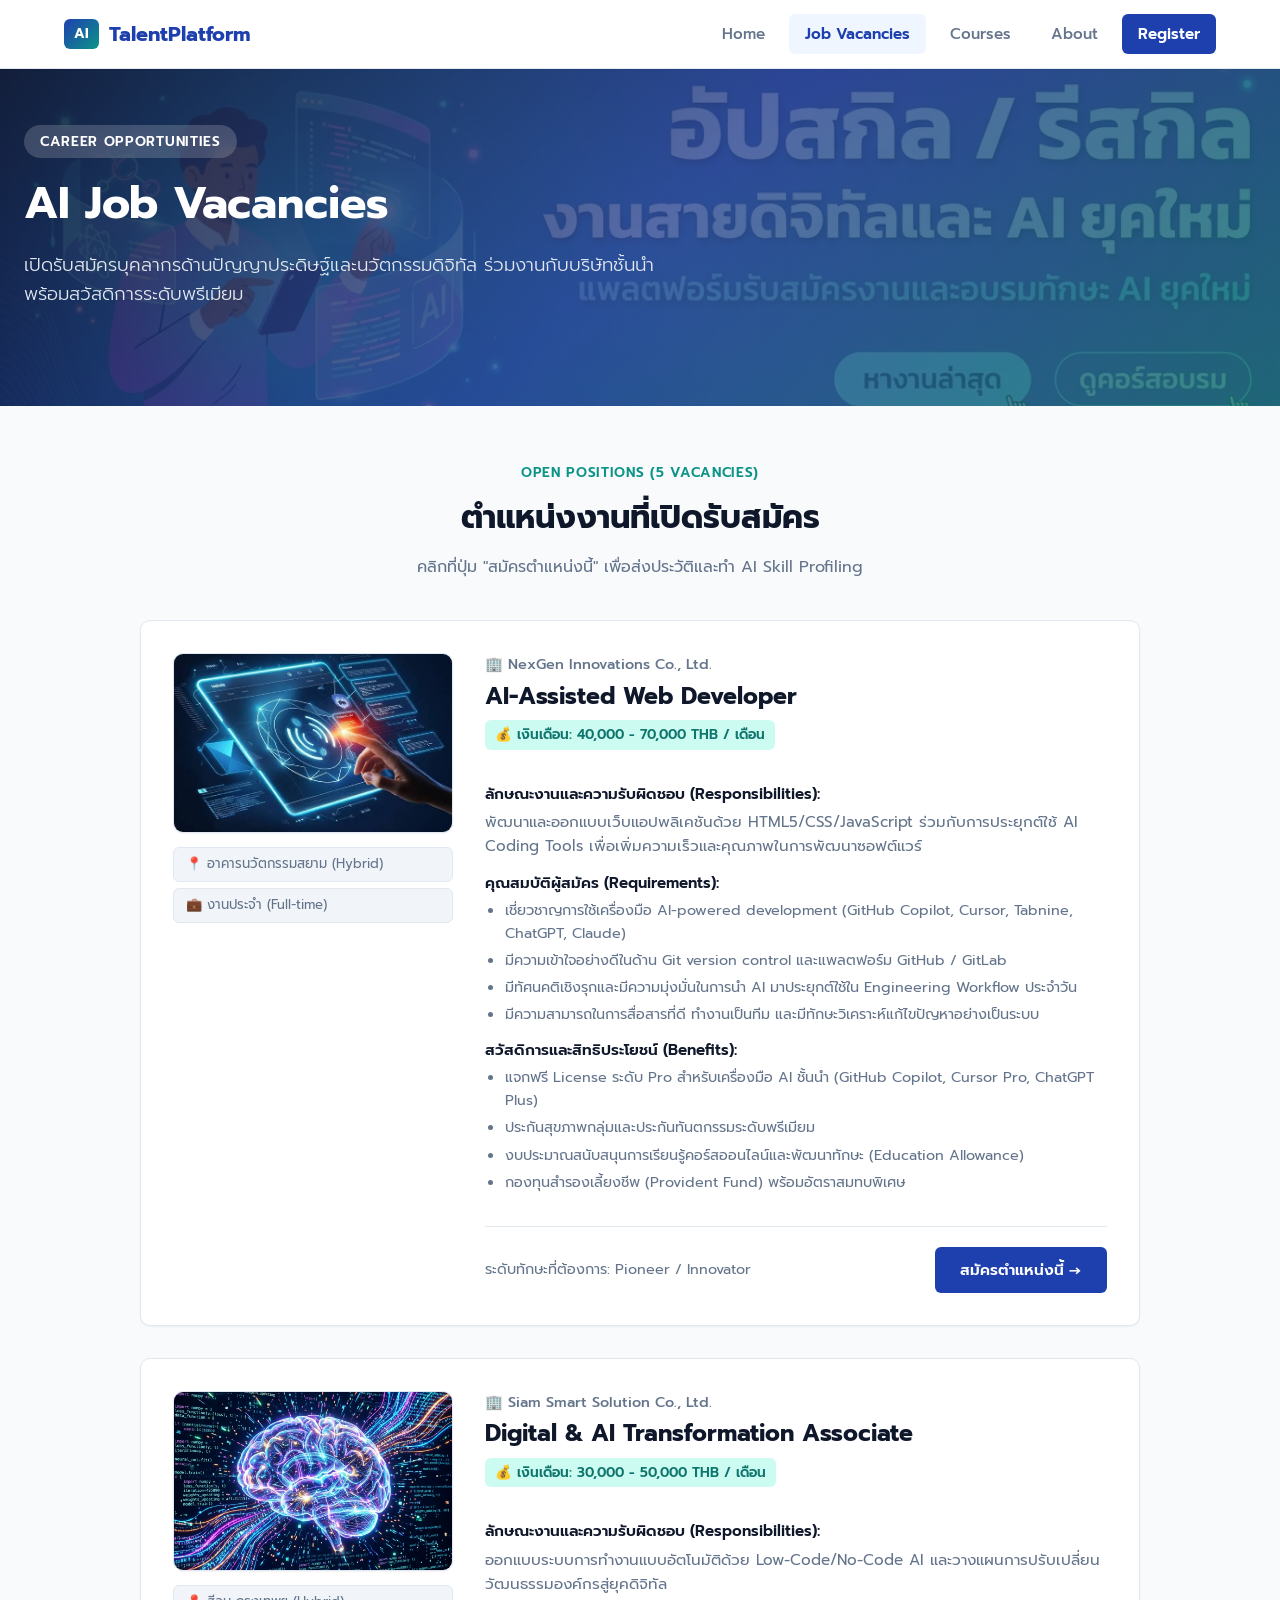
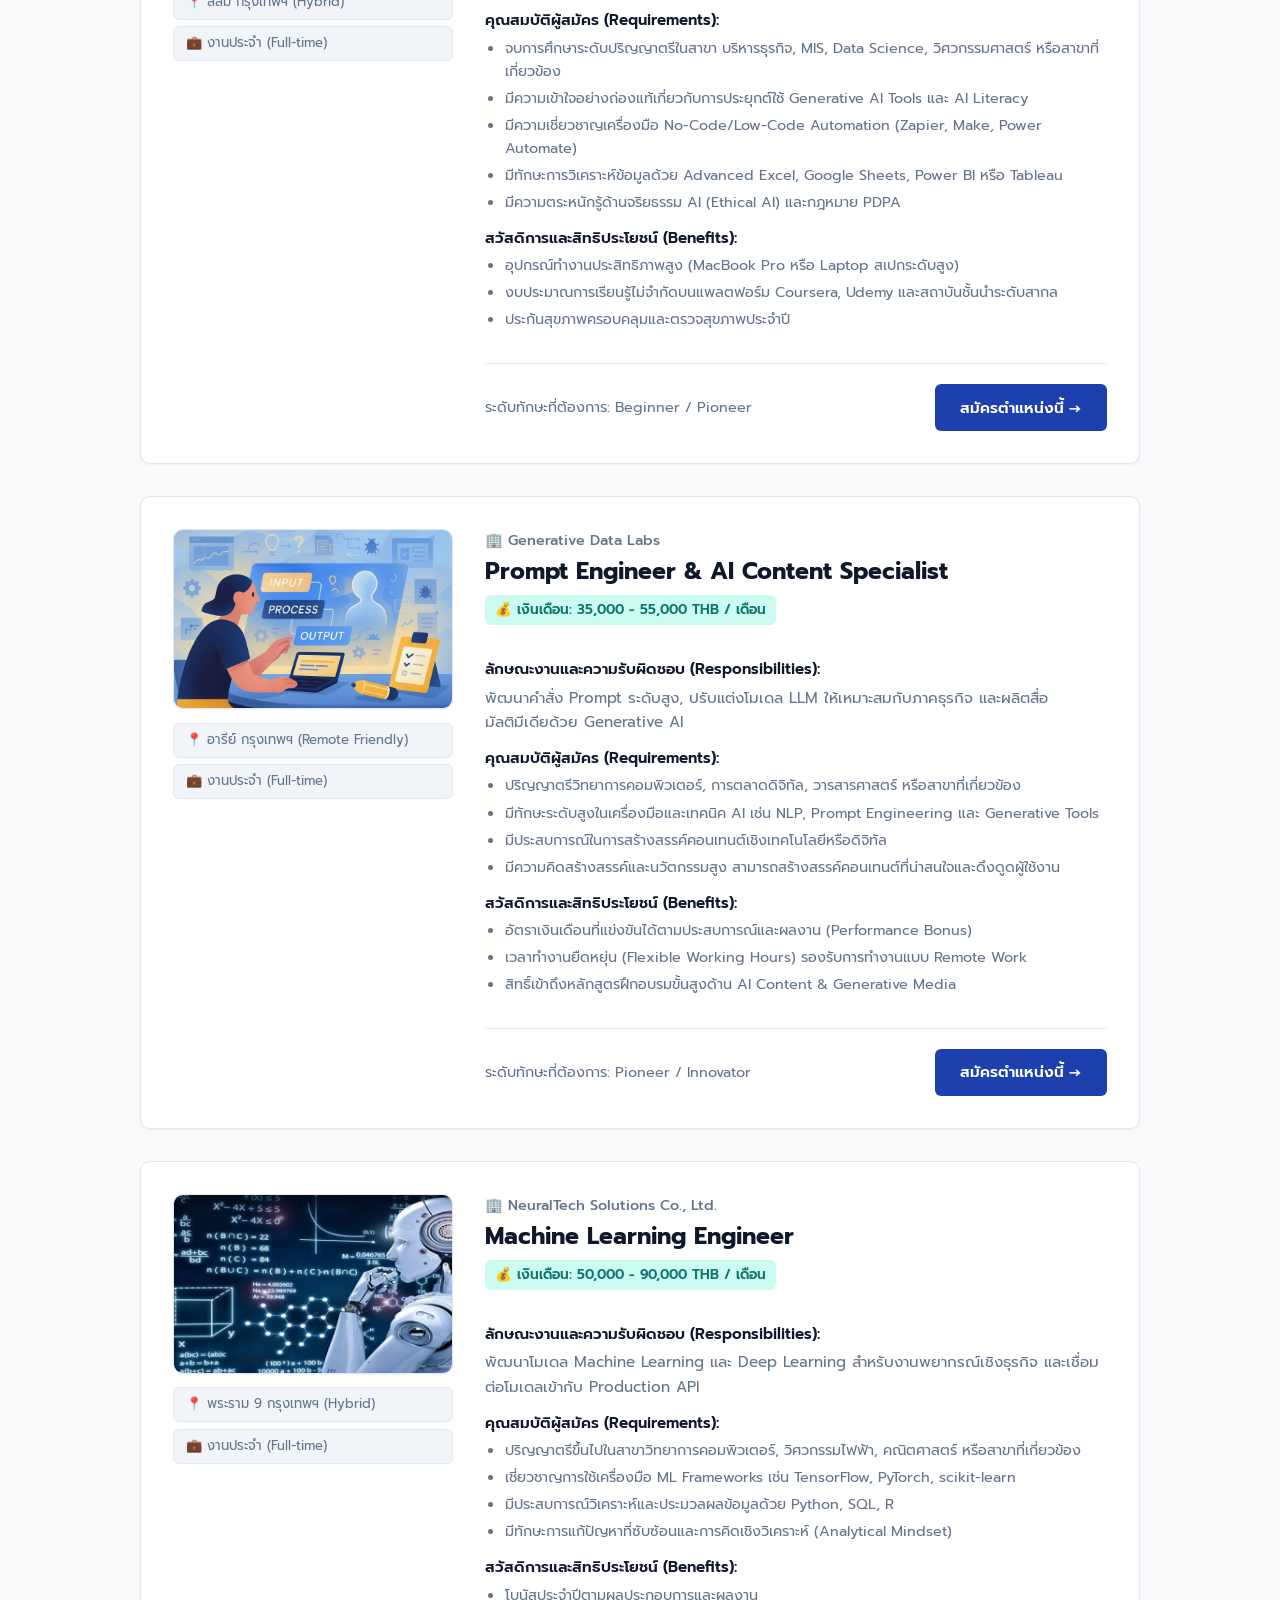
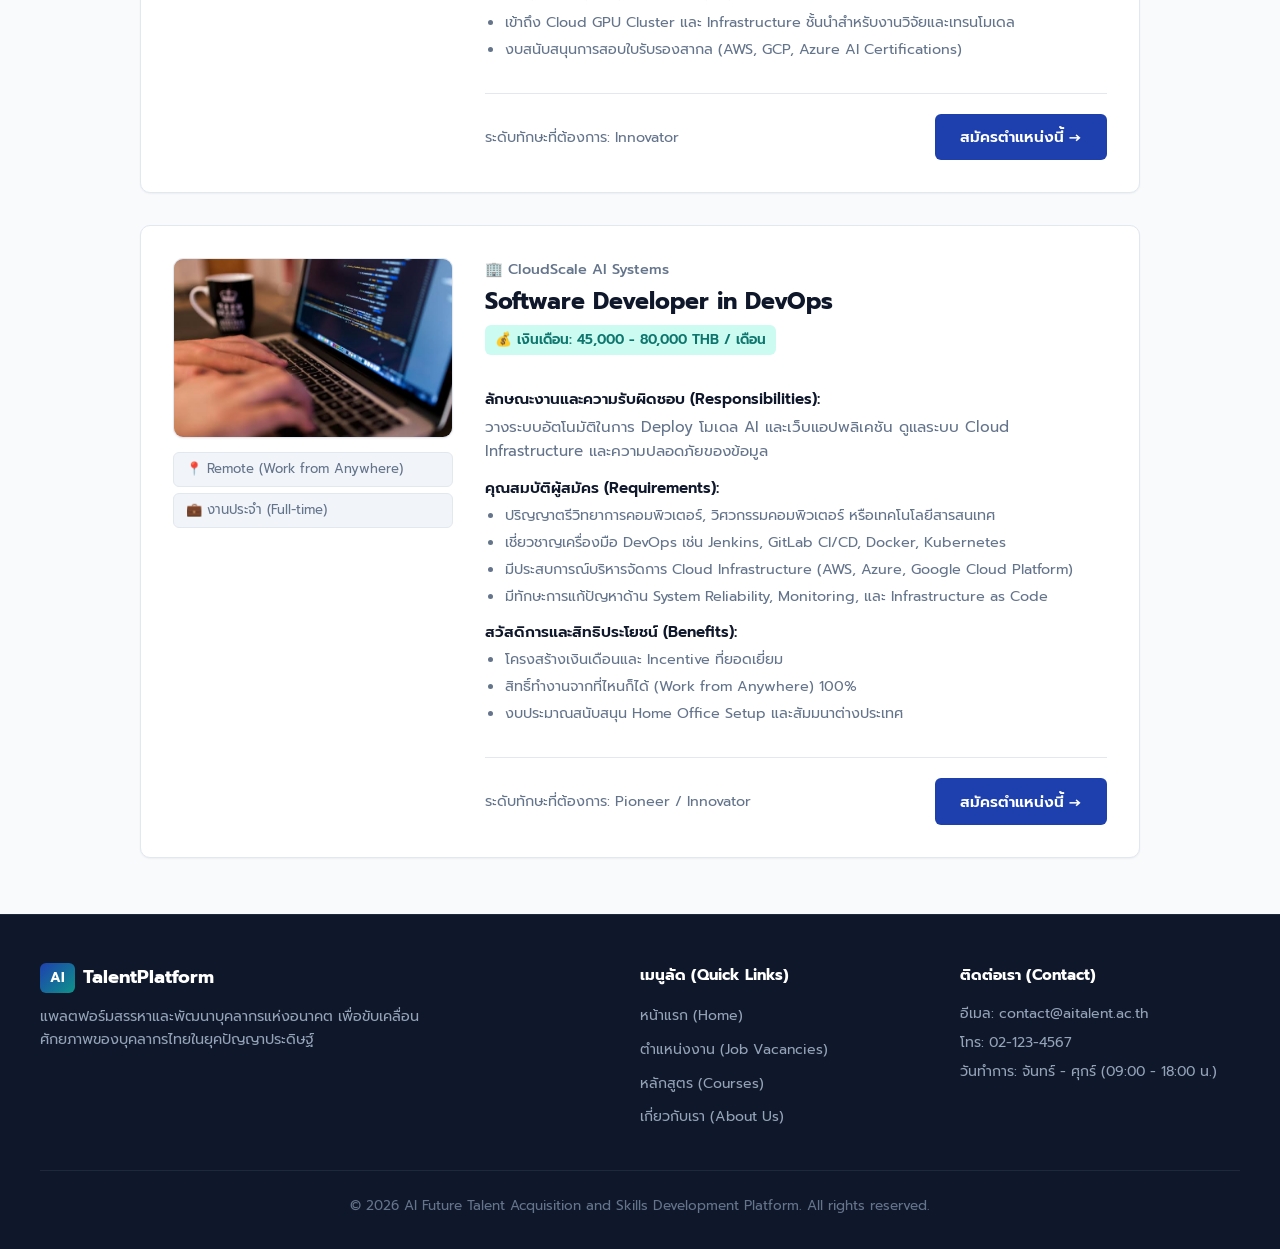
<file: jobvacancies.html>
<!DOCTYPE html>
<html lang="th">

<head>
    <meta charset="UTF-8">
    <meta name="viewport" content="width=device-width, initial-scale=1.0">
    <title>Job Vacancies | AI Future Talent Platform</title>
    <!-- Google Fonts -->
    <link rel="preconnect" href="https://fonts.googleapis.com">
    <link rel="preconnect" href="https://fonts.gstatic.com" crossorigin>
    <link href="https://fonts.googleapis.com/css2?family=Inter:wght@300;400;500;600;700&family=Prompt:wght@300;400;500;600;700&display=swap" rel="stylesheet">
    <!-- Master Stylesheet -->
    <link rel="stylesheet" href="css/style.css">
</head>

<body>
    <!-- Header & Navigation -->
    <header>
        <div class="nav-container">
            <a href="index.html" class="logo">
                <span class="logo-badge">AI</span>
                <span>TalentPlatform</span>
            </a>
            <nav>
                <ul>
                    <li><a href="index.html">Home</a></li>
                    <li><a href="jobvacancies.html" class="active">Job Vacancies</a></li>
                    <li><a href="courses.html">Courses</a></li>
                    <li><a href="about.html">About</a></li>
                    <li><a href="index.html#registration-section" class="nav-cta">Register</a></li>
                </ul>
            </nav>
        </div>
    </header>

    <main>
        <!-- Hero Header -->
        <section class="hero" style="padding: 3.5rem 1.5rem 4rem 1.5rem;">
            <div class="hero-content">
                <span class="hero-tag">CAREER OPPORTUNITIES</span>
                <h1>AI Job Vacancies</h1>
                <p>เปิดรับสมัครบุคลากรด้านปัญญาประดิษฐ์และนวัตกรรมดิจิทัล ร่วมงานกับบริษัทชั้นนำพร้อมสวัสดิการระดับพรีเมียม</p>
            </div>
        </section>

        <!-- Job Listings -->
        <section class="container">
            <div class="section-header">
                <span class="section-tag">OPEN POSITIONS (5 VACANCIES)</span>
                <h2 class="section-title">ตำแหน่งงานที่เปิดรับสมัคร</h2>
                <p class="section-subtitle">คลิกที่ปุ่ม "สมัครตำแหน่งนี้" เพื่อส่งประวัติและทำ AI Skill Profiling</p>
            </div>

            <div style="display: flex; flex-direction: column; gap: 2rem; max-width: 1000px; margin: 0 auto;">
                
                <!-- Job 1 -->
                <div class="job-card" style="padding: 2rem;">
                    <div class="job-detail-card">
                        <div class="job-detail-sidebar">
                            <div class="job-detail-img-wrapper">
                                <img src="img/ai-assistweb.png" alt="AI-Assisted Web Developer">
                            </div>
                            <div class="job-quick-meta">
                                <span class="job-location-badge">📍 อาคารนวัตกรรมสยาม (Hybrid)</span>
                                <span class="job-type-badge">💼 งานประจำ (Full-time)</span>
                            </div>
                        </div>
                        <div style="display: flex; flex-direction: column;">
                            <div class="job-card-header">
                                <div class="company-name">🏢 NexGen Innovations Co., Ltd.</div>
                                <h3 class="job-title" style="font-size: 1.45rem;">AI-Assisted Web Developer</h3>
                                <div class="salary-tag">💰 เงินเดือน: 40,000 - 70,000 THB / เดือน</div>
                            </div>
                            <div class="job-card-body" style="padding: 0; margin-bottom: 1.25rem;">
                                <div class="job-info-group">
                                    <div class="job-info-label">ลักษณะงานและความรับผิดชอบ (Responsibilities):</div>
                                    <p style="margin-bottom: 0.75rem;">พัฒนาและออกแบบเว็บแอปพลิเคชันด้วย HTML5/CSS/JavaScript ร่วมกับการประยุกต์ใช้ AI Coding Tools เพื่อเพิ่มความเร็วและคุณภาพในการพัฒนาซอฟต์แวร์</p>
                                </div>
                                <div class="job-info-group">
                                    <div class="job-info-label">คุณสมบัติผู้สมัคร (Requirements):</div>
                                    <ul>
                                        <li>เชี่ยวชาญการใช้เครื่องมือ AI-powered development (GitHub Copilot, Cursor, Tabnine, ChatGPT, Claude)</li>
                                        <li>มีความเข้าใจอย่างดีในด้าน Git version control และแพลตฟอร์ม GitHub / GitLab</li>
                                        <li>มีทัศนคติเชิงรุกและมีความมุ่งมั่นในการนำ AI มาประยุกต์ใช้ใน Engineering Workflow ประจำวัน</li>
                                        <li>มีความสามารถในการสื่อสารที่ดี ทำงานเป็นทีม และมีทักษะวิเคราะห์แก้ไขปัญหาอย่างเป็นระบบ</li>
                                    </ul>
                                </div>
                                <div class="job-info-group" style="margin-top: 0.75rem;">
                                    <div class="job-info-label">สวัสดิการและสิทธิประโยชน์ (Benefits):</div>
                                    <ul>
                                        <li>แจกฟรี License ระดับ Pro สำหรับเครื่องมือ AI ชั้นนำ (GitHub Copilot, Cursor Pro, ChatGPT Plus)</li>
                                        <li>ประกันสุขภาพกลุ่มและประกันทันตกรรมระดับพรีเมียม</li>
                                        <li>งบประมาณสนับสนุนการเรียนรู้คอร์สออนไลน์และพัฒนาทักษะ (Education Allowance)</li>
                                        <li>กองทุนสำรองเลี้ยงชีพ (Provident Fund) พร้อมอัตราสมทบพิเศษ</li>
                                    </ul>
                                </div>
                            </div>
                            <div class="job-card-footer" style="padding-top: 1.25rem; margin-top: auto;">
                                <span style="color: var(--text-muted); font-size: 0.9rem;">ระดับทักษะที่ต้องการ: Pioneer / Innovator</span>
                                <a href="index.html?job=ai-assisted-web-developer#registration-section" class="btn-apply" style="font-size: 0.95rem; padding: 0.7rem 1.6rem;">สมัครตำแหน่งนี้ &rarr;</a>
                            </div>
                        </div>
                    </div>
                </div>

                <!-- Job 2 -->
                <div class="job-card" style="padding: 2rem;">
                    <div class="job-detail-card">
                        <div class="job-detail-sidebar">
                            <div class="job-detail-img-wrapper">
                                <img src="img/ai-association.png" alt="Digital & AI Transformation Associate">
                            </div>
                            <div class="job-quick-meta">
                                <span class="job-location-badge">📍 สีลม กรุงเทพฯ (Hybrid)</span>
                                <span class="job-type-badge">💼 งานประจำ (Full-time)</span>
                            </div>
                        </div>
                        <div style="display: flex; flex-direction: column;">
                            <div class="job-card-header">
                                <div class="company-name">🏢 Siam Smart Solution Co., Ltd.</div>
                                <h3 class="job-title" style="font-size: 1.45rem;">Digital & AI Transformation Associate</h3>
                                <div class="salary-tag">💰 เงินเดือน: 30,000 - 50,000 THB / เดือน</div>
                            </div>
                            <div class="job-card-body" style="padding: 0; margin-bottom: 1.25rem;">
                                <div class="job-info-group">
                                    <div class="job-info-label">ลักษณะงานและความรับผิดชอบ (Responsibilities):</div>
                                    <p style="margin-bottom: 0.75rem;">ออกแบบระบบการทำงานแบบอัตโนมัติด้วย Low-Code/No-Code AI และวางแผนการปรับเปลี่ยนวัฒนธรรมองค์กรสู่ยุคดิจิทัล</p>
                                </div>
                                <div class="job-info-group">
                                    <div class="job-info-label">คุณสมบัติผู้สมัคร (Requirements):</div>
                                    <ul>
                                        <li>จบการศึกษาระดับปริญญาตรีในสาขา บริหารธุรกิจ, MIS, Data Science, วิศวกรรมศาสตร์ หรือสาขาที่เกี่ยวข้อง</li>
                                        <li>มีความเข้าใจอย่างถ่องแท้เกี่ยวกับการประยุกต์ใช้ Generative AI Tools และ AI Literacy</li>
                                        <li>มีความเชี่ยวชาญเครื่องมือ No-Code/Low-Code Automation (Zapier, Make, Power Automate)</li>
                                        <li>มีทักษะการวิเคราะห์ข้อมูลด้วย Advanced Excel, Google Sheets, Power BI หรือ Tableau</li>
                                        <li>มีความตระหนักรู้ด้านจริยธรรม AI (Ethical AI) และกฎหมาย PDPA</li>
                                    </ul>
                                </div>
                                <div class="job-info-group" style="margin-top: 0.75rem;">
                                    <div class="job-info-label">สวัสดิการและสิทธิประโยชน์ (Benefits):</div>
                                    <ul>
                                        <li>อุปกรณ์ทำงานประสิทธิภาพสูง (MacBook Pro หรือ Laptop สเปกระดับสูง)</li>
                                        <li>งบประมาณการเรียนรู้ไม่จำกัดบนแพลตฟอร์ม Coursera, Udemy และสถาบันชั้นนำระดับสากล</li>
                                        <li>ประกันสุขภาพครอบคลุมและตรวจสุขภาพประจำปี</li>
                                    </ul>
                                </div>
                            </div>
                            <div class="job-card-footer" style="padding-top: 1.25rem; margin-top: auto;">
                                <span style="color: var(--text-muted); font-size: 0.9rem;">ระดับทักษะที่ต้องการ: Beginner / Pioneer</span>
                                <a href="index.html?job=digital-ai-transformation-associate#registration-section" class="btn-apply" style="font-size: 0.95rem; padding: 0.7rem 1.6rem;">สมัครตำแหน่งนี้ &rarr;</a>
                            </div>
                        </div>
                    </div>
                </div>

                <!-- Job 3 -->
                <div class="job-card" style="padding: 2rem;">
                    <div class="job-detail-card">
                        <div class="job-detail-sidebar">
                            <div class="job-detail-img-wrapper">
                                <img src="img/prompten.png" alt="Prompt Engineer & AI Content Specialist">
                            </div>
                            <div class="job-quick-meta">
                                <span class="job-location-badge">📍 อารีย์ กรุงเทพฯ (Remote Friendly)</span>
                                <span class="job-type-badge">💼 งานประจำ (Full-time)</span>
                            </div>
                        </div>
                        <div style="display: flex; flex-direction: column;">
                            <div class="job-card-header">
                                <div class="company-name">🏢 Generative Data Labs</div>
                                <h3 class="job-title" style="font-size: 1.45rem;">Prompt Engineer & AI Content Specialist</h3>
                                <div class="salary-tag">💰 เงินเดือน: 35,000 - 55,000 THB / เดือน</div>
                            </div>
                            <div class="job-card-body" style="padding: 0; margin-bottom: 1.25rem;">
                                <div class="job-info-group">
                                    <div class="job-info-label">ลักษณะงานและความรับผิดชอบ (Responsibilities):</div>
                                    <p style="margin-bottom: 0.75rem;">พัฒนาคำสั่ง Prompt ระดับสูง, ปรับแต่งโมเดล LLM ให้เหมาะสมกับภาคธุรกิจ และผลิตสื่อมัลติมีเดียด้วย Generative AI</p>
                                </div>
                                <div class="job-info-group">
                                    <div class="job-info-label">คุณสมบัติผู้สมัคร (Requirements):</div>
                                    <ul>
                                        <li>ปริญญาตรีวิทยาการคอมพิวเตอร์, การตลาดดิจิทัล, วารสารศาสตร์ หรือสาขาที่เกี่ยวข้อง</li>
                                        <li>มีทักษะระดับสูงในเครื่องมือและเทคนิค AI เช่น NLP, Prompt Engineering และ Generative Tools</li>
                                        <li>มีประสบการณ์ในการสร้างสรรค์คอนเทนต์เชิงเทคโนโลยีหรือดิจิทัล</li>
                                        <li>มีความคิดสร้างสรรค์และนวัตกรรมสูง สามารถสร้างสรรค์คอนเทนต์ที่น่าสนใจและดึงดูดผู้ใช้งาน</li>
                                    </ul>
                                </div>
                                <div class="job-info-group" style="margin-top: 0.75rem;">
                                    <div class="job-info-label">สวัสดิการและสิทธิประโยชน์ (Benefits):</div>
                                    <ul>
                                        <li>อัตราเงินเดือนที่แข่งขันได้ตามประสบการณ์และผลงาน (Performance Bonus)</li>
                                        <li>เวลาทำงานยืดหยุ่น (Flexible Working Hours) รองรับการทำงานแบบ Remote Work</li>
                                        <li>สิทธิ์เข้าถึงหลักสูตรฝึกอบรมขั้นสูงด้าน AI Content & Generative Media</li>
                                    </ul>
                                </div>
                            </div>
                            <div class="job-card-footer" style="padding-top: 1.25rem; margin-top: auto;">
                                <span style="color: var(--text-muted); font-size: 0.9rem;">ระดับทักษะที่ต้องการ: Pioneer / Innovator</span>
                                <a href="index.html?job=prompt-engineer-ai-content-specialist#registration-section" class="btn-apply" style="font-size: 0.95rem; padding: 0.7rem 1.6rem;">สมัครตำแหน่งนี้ &rarr;</a>
                            </div>
                        </div>
                    </div>
                </div>

                <!-- Job 4 -->
                <div class="job-card" style="padding: 2rem;">
                    <div class="job-detail-card">
                        <div class="job-detail-sidebar">
                            <div class="job-detail-img-wrapper">
                                <img src="img/Machine-Learning.png" alt="Machine Learning Engineer">
                            </div>
                            <div class="job-quick-meta">
                                <span class="job-location-badge">📍 พระราม 9 กรุงเทพฯ (Hybrid)</span>
                                <span class="job-type-badge">💼 งานประจำ (Full-time)</span>
                            </div>
                        </div>
                        <div style="display: flex; flex-direction: column;">
                            <div class="job-card-header">
                                <div class="company-name">🏢 NeuralTech Solutions Co., Ltd.</div>
                                <h3 class="job-title" style="font-size: 1.45rem;">Machine Learning Engineer</h3>
                                <div class="salary-tag">💰 เงินเดือน: 50,000 - 90,000 THB / เดือน</div>
                            </div>
                            <div class="job-card-body" style="padding: 0; margin-bottom: 1.25rem;">
                                <div class="job-info-group">
                                    <div class="job-info-label">ลักษณะงานและความรับผิดชอบ (Responsibilities):</div>
                                    <p style="margin-bottom: 0.75rem;">พัฒนาโมเดล Machine Learning และ Deep Learning สำหรับงานพยากรณ์เชิงธุรกิจ และเชื่อมต่อโมเดลเข้ากับ Production API</p>
                                </div>
                                <div class="job-info-group">
                                    <div class="job-info-label">คุณสมบัติผู้สมัคร (Requirements):</div>
                                    <ul>
                                        <li>ปริญญาตรีขึ้นไปในสาขาวิทยาการคอมพิวเตอร์, วิศวกรรมไฟฟ้า, คณิตศาสตร์ หรือสาขาที่เกี่ยวข้อง</li>
                                        <li>เชี่ยวชาญการใช้เครื่องมือ ML Frameworks เช่น TensorFlow, PyTorch, scikit-learn</li>
                                        <li>มีประสบการณ์วิเคราะห์และประมวลผลข้อมูลด้วย Python, SQL, R</li>
                                        <li>มีทักษะการแก้ปัญหาที่ซับซ้อนและการคิดเชิงวิเคราะห์ (Analytical Mindset)</li>
                                    </ul>
                                </div>
                                <div class="job-info-group" style="margin-top: 0.75rem;">
                                    <div class="job-info-label">สวัสดิการและสิทธิประโยชน์ (Benefits):</div>
                                    <ul>
                                        <li>โบนัสประจำปีตามผลประกอบการและผลงาน</li>
                                        <li>เข้าถึง Cloud GPU Cluster และ Infrastructure ชั้นนำสำหรับงานวิจัยและเทรนโมเดล</li>
                                        <li>งบสนับสนุนการสอบใบรับรองสากล (AWS, GCP, Azure AI Certifications)</li>
                                    </ul>
                                </div>
                            </div>
                            <div class="job-card-footer" style="padding-top: 1.25rem; margin-top: auto;">
                                <span style="color: var(--text-muted); font-size: 0.9rem;">ระดับทักษะที่ต้องการ: Innovator</span>
                                <a href="index.html?job=ml-engineer#registration-section" class="btn-apply" style="font-size: 0.95rem; padding: 0.7rem 1.6rem;">สมัครตำแหน่งนี้ &rarr;</a>
                            </div>
                        </div>
                    </div>
                </div>

                <!-- Job 5 -->
                <div class="job-card" style="padding: 2rem;">
                    <div class="job-detail-card">
                        <div class="job-detail-sidebar">
                            <div class="job-detail-img-wrapper">
                                <img src="img/software-dev.png" alt="Software Developer in DevOps">
                            </div>
                            <div class="job-quick-meta">
                                <span class="job-location-badge">📍 Remote (Work from Anywhere)</span>
                                <span class="job-type-badge">💼 งานประจำ (Full-time)</span>
                            </div>
                        </div>
                        <div style="display: flex; flex-direction: column;">
                            <div class="job-card-header">
                                <div class="company-name">🏢 CloudScale AI Systems</div>
                                <h3 class="job-title" style="font-size: 1.45rem;">Software Developer in DevOps</h3>
                                <div class="salary-tag">💰 เงินเดือน: 45,000 - 80,000 THB / เดือน</div>
                            </div>
                            <div class="job-card-body" style="padding: 0; margin-bottom: 1.25rem;">
                                <div class="job-info-group">
                                    <div class="job-info-label">ลักษณะงานและความรับผิดชอบ (Responsibilities):</div>
                                    <p style="margin-bottom: 0.75rem;">วางระบบอัตโนมัติในการ Deploy โมเดล AI และเว็บแอปพลิเคชัน ดูแลระบบ Cloud Infrastructure และความปลอดภัยของข้อมูล</p>
                                </div>
                                <div class="job-info-group">
                                    <div class="job-info-label">คุณสมบัติผู้สมัคร (Requirements):</div>
                                    <ul>
                                        <li>ปริญญาตรีวิทยาการคอมพิวเตอร์, วิศวกรรมคอมพิวเตอร์ หรือเทคโนโลยีสารสนเทศ</li>
                                        <li>เชี่ยวชาญเครื่องมือ DevOps เช่น Jenkins, GitLab CI/CD, Docker, Kubernetes</li>
                                        <li>มีประสบการณ์บริหารจัดการ Cloud Infrastructure (AWS, Azure, Google Cloud Platform)</li>
                                        <li>มีทักษะการแก้ปัญหาด้าน System Reliability, Monitoring, และ Infrastructure as Code</li>
                                    </ul>
                                </div>
                                <div class="job-info-group" style="margin-top: 0.75rem;">
                                    <div class="job-info-label">สวัสดิการและสิทธิประโยชน์ (Benefits):</div>
                                    <ul>
                                        <li>โครงสร้างเงินเดือนและ Incentive ที่ยอดเยี่ยม</li>
                                        <li>สิทธิ์ทำงานจากที่ไหนก็ได้ (Work from Anywhere) 100%</li>
                                        <li>งบประมาณสนับสนุน Home Office Setup และสัมมนาต่างประเทศ</li>
                                    </ul>
                                </div>
                            </div>
                            <div class="job-card-footer" style="padding-top: 1.25rem; margin-top: auto;">
                                <span style="color: var(--text-muted); font-size: 0.9rem;">ระดับทักษะที่ต้องการ: Pioneer / Innovator</span>
                                <a href="index.html?job=devops-engineer#registration-section" class="btn-apply" style="font-size: 0.95rem; padding: 0.7rem 1.6rem;">สมัครตำแหน่งนี้ &rarr;</a>
                            </div>
                        </div>
                    </div>
                </div>

            </div>
        </section>
    </main>

    <!-- Footer -->
    <footer>
        <div class="footer-container">
            <div class="footer-brand">
                <h4><span class="logo-badge">AI</span> TalentPlatform</h4>
                <p>แพลตฟอร์มสรรหาและพัฒนาบุคลากรแห่งอนาคต เพื่อขับเคลื่อนศักยภาพของบุคลากรไทยในยุคปัญญาประดิษฐ์</p>
            </div>
            <div class="footer-links">
                <h5>เมนูลัด (Quick Links)</h5>
                <ul>
                    <li><a href="index.html">หน้าแรก (Home)</a></li>
                    <li><a href="jobvacancies.html">ตำแหน่งงาน (Job Vacancies)</a></li>
                    <li><a href="courses.html">หลักสูตร (Courses)</a></li>
                    <li><a href="about.html">เกี่ยวกับเรา (About Us)</a></li>
                </ul>
            </div>
            <div class="footer-links">
                <h5>ติดต่อเรา (Contact)</h5>
                <p style="font-size: 0.88rem; margin-bottom: 6px;">อีเมล: contact@aitalent.ac.th</p>
                <p style="font-size: 0.88rem; margin-bottom: 6px;">โทร: 02-123-4567</p>
                <p style="font-size: 0.88rem;">วันทำการ: จันทร์ - ศุกร์ (09:00 - 18:00 น.)</p>
            </div>
        </div>
        <div class="footer-bottom">
            <p>&copy; 2026 AI Future Talent Acquisition and Skills Development Platform. All rights reserved.</p>
        </div>
    </footer>

    <!-- Scripts -->
    <script src="js/validation.js"></script>
</body>

</html>
</file>
<file: css/style.css>
/* ==========================================================================
   AI Future Talent Acquisition and Skills Development Platform
   Master Stylesheet (css/style.css)
   ========================================================================== */

/* --------------------------------------------------------------------------
   Google Fonts Import & CSS Variables
   -------------------------------------------------------------------------- */
@import url('https://fonts.googleapis.com/css2?family=Inter:wght@300;400;500;600;700&family=Prompt:wght@300;400;500;600;700&display=swap');

:root {
  /* Brand Palette */
  --primary: #1e40af;
  --primary-hover: #1d4ed8;
  --primary-light: #dbeafe;
  --accent: #0d9488;
  --accent-hover: #0f766e;
  --accent-light: #ccfbf1;
  
  /* Neutral Colors */
  --bg-page: #f8fafc;
  --bg-card: #ffffff;
  --bg-subtle: #f1f5f9;
  --text-main: #0f172a;
  --text-muted: #64748b;
  --text-white: #ffffff;
  --border-color: #e2e8f0;
  --border-focus: #2563eb;
  
  /* State Colors */
  --error: #ef4444;
  --error-bg: #fef2f2;
  --success: #10b981;
  --success-bg: #ecfdf5;
  --warning: #f59e0b;
  --warning-bg: #fffbeb;

  /* Typography */
  --font-family: 'Prompt', 'Inter', -apple-system, BlinkMacSystemFont, "Segoe UI", Roboto, sans-serif;

  /* Shadows & Radii */
  --shadow-sm: 0 1px 2px 0 rgba(0, 0, 0, 0.05);
  --shadow-md: 0 4px 6px -1px rgba(0, 0, 0, 0.08), 0 2px 4px -1px rgba(0, 0, 0, 0.04);
  --shadow-lg: 0 10px 15px -3px rgba(0, 0, 0, 0.08), 0 4px 6px -2px rgba(0, 0, 0, 0.04);
  --shadow-xl: 0 20px 25px -5px rgba(0, 0, 0, 0.1), 0 10px 10px -5px rgba(0, 0, 0, 0.04);
  --radius-sm: 6px;
  --radius-md: 10px;
  --radius-lg: 16px;
  --radius-full: 9999px;

  /* Transitions */
  --transition: all 0.2s cubic-bezier(0.4, 0, 0.2, 1);
}

/* --------------------------------------------------------------------------
   Reset & Base Styles
   -------------------------------------------------------------------------- */
*, *::before, *::after {
  box-sizing: border-box;
  margin: 0;
  padding: 0;
}

html {
  scroll-behavior: smooth;
}

body {
  font-family: var(--font-family);
  background-color: var(--bg-page);
  color: var(--text-main);
  line-height: 1.6;
  min-height: 100vh;
  display: flex;
  flex-direction: column;
  -webkit-font-smoothing: antialiased;
}

main {
  flex: 1;
  width: 100%;
}

img {
  max-width: 100%;
  height: auto;
  display: block;
}

a {
  color: var(--primary);
  text-decoration: none;
  transition: var(--transition);
}

a:hover {
  color: var(--primary-hover);
}

/* --------------------------------------------------------------------------
   Header & Navigation
   -------------------------------------------------------------------------- */
header {
  background-color: #ffffff;
  border-bottom: 1px solid var(--border-color);
  position: sticky;
  top: 0;
  z-index: 1000;
  box-shadow: var(--shadow-sm);
}

.nav-container {
  max-width: 1200px;
  margin: 0 auto;
  padding: 0.85rem 1.5rem;
  display: flex;
  justify-content: space-between;
  align-items: center;
}

.logo {
  display: flex;
  align-items: center;
  gap: 10px;
  font-weight: 700;
  font-size: 1.25rem;
  color: var(--primary);
  text-decoration: none;
}

.logo-badge {
  background: linear-gradient(135deg, var(--primary), var(--accent));
  color: #fff;
  padding: 4px 10px;
  border-radius: var(--radius-sm);
  font-size: 0.85rem;
  font-weight: 700;
}

nav ul {
  list-style: none;
  display: flex;
  gap: 0.5rem;
  align-items: center;
}

nav ul li a {
  color: var(--text-muted);
  font-weight: 500;
  padding: 0.5rem 1rem;
  border-radius: var(--radius-sm);
  display: inline-block;
  font-size: 0.95rem;
  transition: var(--transition);
}

nav ul li a:hover {
  color: var(--primary);
  background-color: var(--primary-light);
}

nav ul li a.active {
  color: var(--primary);
  background-color: #eff6ff;
  font-weight: 600;
}

.nav-cta {
  background-color: var(--primary) !important;
  color: #ffffff !important;
  font-weight: 600 !important;
}

.nav-cta:hover {
  background-color: var(--primary-hover) !important;
  transform: translateY(-1px);
}

/* --------------------------------------------------------------------------
   Hero Section
   -------------------------------------------------------------------------- */
.hero {
  background: linear-gradient(135deg, rgba(15, 23, 42, 0.88) 0%, rgba(30, 58, 138, 0.82) 50%, rgba(15, 118, 110, 0.85) 100%), url('../img/banner.png') center/cover no-repeat;
  color: var(--text-white);
  padding: 4.5rem 1.5rem 5rem 1.5rem;
  position: relative;
  overflow: hidden;
}

.hero::before {
  content: "";
  position: absolute;
  top: -50%;
  left: -50%;
  width: 200%;
  height: 200%;
  background: radial-gradient(circle, rgba(255, 255, 255, 0.08) 0%, transparent 60%);
  pointer-events: none;
}

.hero-container {
  max-width: 1200px;
  margin: 0 auto;
  display: grid;
  grid-template-columns: 1.15fr 0.85fr;
  gap: 3rem;
  align-items: center;
  position: relative;
  z-index: 1;
}

.hero-content {
  max-width: 800px;
  margin: 0;
  position: relative;
  z-index: 1;
}

.hero-visual {
  display: flex;
  justify-content: center;
  align-items: center;
}

.hero-banner-img {
  width: 100%;
  max-height: 380px;
  object-fit: cover;
  border-radius: var(--radius-lg);
  box-shadow: 0 20px 35px -10px rgba(0, 0, 0, 0.5);
  border: none;
  outline: none;
  transition: transform 0.3s ease;
}

.hero-banner-img:hover {
  transform: translateY(-4px);
}

/* Full Width Banner without borders */
.banner-wrapper {
  width: 100%;
  margin: 0;
  padding: 0;
  overflow: hidden;
  line-height: 0;
  border: none;
  background-color: #0f172a;
}

.full-width-banner {
  width: 100%;
  height: auto;
  max-height: 480px;
  object-fit: cover;
  display: block;
  margin: 0;
  padding: 0;
  border: none;
  outline: none;
}

.hero-tag {
  display: inline-block;
  background: rgba(255, 255, 255, 0.18);
  backdrop-filter: blur(8px);
  color: #ffffff;
  padding: 6px 16px;
  border-radius: var(--radius-full);
  font-size: 0.85rem;
  font-weight: 600;
  letter-spacing: 0.05em;
  margin-bottom: 1.25rem;
  border: none;
}

.hero h1 {
  font-size: 2.75rem;
  font-weight: 700;
  line-height: 1.2;
  margin-bottom: 1.25rem;
  color: #ffffff;
}

.hero p {
  font-size: 1.15rem;
  color: #e2e8f0;
  max-width: 650px;
  margin: 0 0 2rem 0;
  font-weight: 300;
}

.hero-actions {
  display: flex;
  gap: 1rem;
  flex-wrap: wrap;
}

@media (max-width: 900px) {
  .hero-container {
    grid-template-columns: 1fr;
    text-align: center;
    gap: 2rem;
  }
  .hero-content {
    margin: 0 auto;
    text-align: center;
  }
  .hero p {
    margin: 0 auto 2rem auto;
  }
  .hero-actions {
    justify-content: center;
  }
  .hero-banner-img {
    max-height: 280px;
  }
}

.cta-button {
  display: inline-flex;
  align-items: center;
  justify-content: center;
  background-color: #ffffff;
  color: var(--primary);
  font-weight: 600;
  padding: 0.85rem 2rem;
  border-radius: var(--radius-md);
  font-size: 1rem;
  box-shadow: var(--shadow-md);
  transition: var(--transition);
  border: none;
  cursor: pointer;
}

.cta-button:hover {
  background-color: #f8fafc;
  color: var(--primary-hover);
  transform: translateY(-2px);
  box-shadow: var(--shadow-lg);
}

.cta-button.secondary {
  background-color: transparent;
  color: #ffffff;
  border: 2px solid rgba(255, 255, 255, 0.7);
}

.cta-button.secondary:hover {
  background-color: rgba(255, 255, 255, 0.15);
  border-color: #ffffff;
}

/* --------------------------------------------------------------------------
   Container & Section Common Styles
   -------------------------------------------------------------------------- */
.container {
  max-width: 1200px;
  margin: 0 auto;
  padding: 3.5rem 1.5rem;
}

.section-header {
  text-align: center;
  max-width: 700px;
  margin: 0 auto 2.5rem auto;
}

.section-tag {
  color: var(--accent);
  font-weight: 600;
  font-size: 0.85rem;
  text-transform: uppercase;
  letter-spacing: 0.05em;
  margin-bottom: 0.5rem;
  display: block;
}

.section-title {
  font-size: 2rem;
  font-weight: 700;
  color: var(--text-main);
  margin-bottom: 0.75rem;
}

.section-subtitle {
  color: var(--text-muted);
  font-size: 1rem;
}

/* --------------------------------------------------------------------------
   Job Vacancies Cards
   -------------------------------------------------------------------------- */
.job-grid {
  display: grid;
  grid-template-columns: repeat(auto-fill, minmax(350px, 1fr));
  gap: 1.5rem;
}

.job-card {
  background-color: var(--bg-card);
  border: 1px solid var(--border-color);
  border-radius: var(--radius-md);
  padding: 1.75rem;
  box-shadow: var(--shadow-sm);
  transition: var(--transition);
  display: flex;
  flex-direction: column;
  position: relative;
}

.job-card:hover {
  transform: translateY(-4px);
  box-shadow: var(--shadow-lg);
  border-color: #cbd5e1;
}

.job-card-image {
  width: 100%;
  height: 190px;
  overflow: hidden;
  border-radius: var(--radius-sm);
  margin-bottom: 1.25rem;
  background-color: #f1f5f9;
}

.job-card-image img {
  width: 100%;
  height: 100%;
  object-fit: cover;
  object-position: center;
  display: block;
  transition: transform 0.3s ease;
}

.job-card:hover .job-card-image img {
  transform: scale(1.05);
}

/* Detail Card Layout for jobvacancies.html */
.job-detail-card {
  display: grid;
  grid-template-columns: 280px 1fr;
  gap: 2rem;
  align-items: start;
}

.job-detail-sidebar {
  display: flex;
  flex-direction: column;
  gap: 0.85rem;
}

.job-detail-img-wrapper {
  width: 100%;
  height: 180px;
  aspect-ratio: 16 / 10;
  border-radius: var(--radius-md);
  overflow: hidden;
  background-color: #f1f5f9;
  border: 1px solid var(--border-color);
  box-shadow: var(--shadow-sm);
  position: relative;
}

.job-detail-img-wrapper img {
  width: 100%;
  height: 100%;
  object-fit: cover;
  object-position: center;
  display: block;
  transition: transform 0.3s ease;
}

.job-quick-meta {
  display: flex;
  flex-direction: column;
  gap: 0.4rem;
}

.job-location-badge,
.job-type-badge {
  font-size: 0.82rem;
  color: var(--text-muted);
  background-color: var(--bg-subtle);
  padding: 6px 12px;
  border-radius: var(--radius-sm);
  display: block;
  border: 1px solid var(--border-color);
}

.job-card:hover .job-detail-img-wrapper img {
  transform: scale(1.04);
}

@media (max-width: 768px) {
  .job-detail-card {
    grid-template-columns: 1fr;
  }
  .job-detail-img-wrapper {
    height: 200px;
    aspect-ratio: auto;
  }
}

.job-card-header {
  margin-bottom: 1rem;
}

.company-name {
  color: var(--text-muted);
  font-size: 0.9rem;
  font-weight: 500;
  margin-bottom: 0.25rem;
  display: flex;
  align-items: center;
  gap: 6px;
}

.job-title {
  font-size: 1.25rem;
  font-weight: 700;
  color: var(--text-main);
  margin-bottom: 0.5rem;
  line-height: 1.35;
}

.salary-tag {
  display: inline-flex;
  align-items: center;
  background-color: var(--accent-light);
  color: var(--accent-hover);
  padding: 4px 10px;
  border-radius: var(--radius-sm);
  font-size: 0.85rem;
  font-weight: 600;
  margin-bottom: 1rem;
}

.job-card-body {
  flex: 1;
  color: var(--text-muted);
  font-size: 0.95rem;
  margin-bottom: 1.5rem;
}

.job-info-group {
  margin-bottom: 0.75rem;
}

.job-info-label {
  font-weight: 600;
  color: var(--text-main);
  margin-bottom: 0.25rem;
}

.job-card-body ul {
  padding-left: 1.25rem;
  margin-bottom: 0.75rem;
}

.job-card-body li {
  margin-bottom: 0.25rem;
  font-size: 0.9rem;
}

.job-card-footer {
  margin-top: auto;
  display: flex;
  gap: 0.75rem;
  align-items: center;
  justify-content: space-between;
  border-top: 1px solid var(--border-color);
  padding-top: 1rem;
}

.btn-apply {
  background-color: var(--primary);
  color: #ffffff;
  font-weight: 600;
  padding: 0.6rem 1.2rem;
  border-radius: var(--radius-sm);
  font-size: 0.9rem;
  display: inline-flex;
  align-items: center;
  justify-content: center;
  transition: var(--transition);
  border: none;
  cursor: pointer;
  text-decoration: none;
}

.btn-apply:hover {
  background-color: var(--primary-hover);
  color: #ffffff;
}

.btn-outline {
  background-color: transparent;
  color: var(--primary);
  border: 1px solid var(--primary);
  font-weight: 600;
  padding: 0.55rem 1rem;
  border-radius: var(--radius-sm);
  font-size: 0.9rem;
  transition: var(--transition);
}

.btn-outline:hover {
  background-color: var(--primary-light);
}

/* --------------------------------------------------------------------------
   Course Cards Grid
   -------------------------------------------------------------------------- */
.course-grid {
  display: grid;
  grid-template-columns: repeat(auto-fill, minmax(340px, 1fr));
  gap: 1.5rem;
}

.course-card {
  background-color: var(--bg-card);
  border: 1px solid var(--border-color);
  border-radius: var(--radius-md);
  padding: 1.75rem;
  box-shadow: var(--shadow-sm);
  transition: var(--transition);
  display: flex;
  flex-direction: column;
}

.course-card:hover {
  transform: translateY(-4px);
  box-shadow: var(--shadow-lg);
  border-color: #cbd5e1;
}

.course-badge {
  display: inline-block;
  background-color: #f1f5f9;
  color: var(--primary);
  padding: 4px 10px;
  border-radius: var(--radius-sm);
  font-size: 0.8rem;
  font-weight: 600;
  margin-bottom: 0.75rem;
  align-self: flex-start;
}

.course-title {
  font-size: 1.2rem;
  font-weight: 700;
  color: var(--text-main);
  margin-bottom: 0.75rem;
  line-height: 1.35;
}

.course-meta {
  display: flex;
  gap: 1rem;
  margin-bottom: 1rem;
  font-size: 0.85rem;
  color: var(--text-muted);
}

.course-meta-item {
  display: flex;
  align-items: center;
  gap: 4px;
}

.course-price {
  font-size: 1.25rem;
  font-weight: 700;
  color: var(--accent);
  margin-bottom: 1rem;
}

.course-desc {
  font-size: 0.9rem;
  color: var(--text-muted);
  margin-bottom: 1.5rem;
  flex: 1;
}

/* --------------------------------------------------------------------------
   Forms & Inputs (Registration & Contact)
   -------------------------------------------------------------------------- */
.form-section {
  background-color: var(--bg-subtle);
  border-top: 1px solid var(--border-color);
  border-bottom: 1px solid var(--border-color);
  padding: 4rem 1.5rem;
}

.form-card {
  background-color: var(--bg-card);
  max-width: 760px;
  margin: 0 auto;
  border-radius: var(--radius-lg);
  padding: 2.5rem;
  box-shadow: var(--shadow-md);
  border: 1px solid var(--border-color);
}

.form-grid {
  display: grid;
  grid-template-columns: repeat(2, 1fr);
  gap: 1.25rem;
}

.form-group {
  display: flex;
  flex-direction: column;
  gap: 0.4rem;
}

.form-group.full-width {
  grid-column: 1 / -1;
}

.form-label {
  font-size: 0.9rem;
  font-weight: 600;
  color: var(--text-main);
}

.form-label .required {
  color: var(--error);
  margin-left: 2px;
}

.form-control {
  width: 100%;
  padding: 0.75rem 1rem;
  font-size: 0.95rem;
  font-family: inherit;
  border: 1px solid var(--border-color);
  border-radius: var(--radius-sm);
  background-color: #ffffff;
  color: var(--text-main);
  transition: var(--transition);
  outline: none;
}

.form-control:focus {
  border-color: var(--border-focus);
  box-shadow: 0 0 0 3px rgba(37, 99, 235, 0.15);
}

.form-control.input-error {
  border-color: var(--error);
  background-color: var(--error-bg);
}

textarea.form-control {
  resize: vertical;
  min-height: 100px;
}

.checkbox-group {
  display: flex;
  align-items: flex-start;
  gap: 0.6rem;
  cursor: pointer;
  user-select: none;
}

.checkbox-group input[type="checkbox"] {
  width: 1.15rem;
  height: 1.15rem;
  accent-color: var(--primary);
  margin-top: 0.2rem;
  cursor: pointer;
}

.checkbox-label {
  font-size: 0.88rem;
  color: var(--text-muted);
  line-height: 1.45;
}

.btn-submit {
  width: 100%;
  background-color: var(--primary);
  color: #ffffff;
  font-weight: 600;
  font-size: 1rem;
  padding: 0.85rem;
  border-radius: var(--radius-sm);
  border: none;
  cursor: pointer;
  transition: var(--transition);
  box-shadow: var(--shadow-sm);
}

.btn-submit:hover {
  background-color: var(--primary-hover);
  box-shadow: var(--shadow-md);
  transform: translateY(-1px);
}

/* --------------------------------------------------------------------------
   Company Info & Map (About Page)
   -------------------------------------------------------------------------- */
.about-grid {
  display: grid;
  grid-template-columns: 1fr 1fr;
  gap: 2.5rem;
  align-items: start;
}

.company-card {
  background-color: var(--bg-card);
  border-radius: var(--radius-md);
  border: 1px solid var(--border-color);
  padding: 2rem;
  box-shadow: var(--shadow-sm);
}

.company-card h3 {
  font-size: 1.35rem;
  color: var(--primary);
  margin-bottom: 1rem;
}

.company-card p {
  color: var(--text-muted);
  margin-bottom: 1.25rem;
}

.address-box {
  background-color: var(--bg-subtle);
  border-radius: var(--radius-sm);
  padding: 1rem 1.25rem;
  font-style: normal;
  color: var(--text-main);
  margin-bottom: 1.5rem;
  border-left: 4px solid var(--primary);
}

.map-wrapper {
  border-radius: var(--radius-md);
  overflow: hidden;
  box-shadow: var(--shadow-md);
  border: 1px solid var(--border-color);
}

.map-wrapper iframe {
  display: block;
  width: 100%;
  height: 380px;
  border: 0;
}

/* --------------------------------------------------------------------------
   Development Team (About Page)
   -------------------------------------------------------------------------- */
.team-section {
  margin-top: 3.5rem;
  padding-top: 2.5rem;
  border-top: 1px solid var(--border-color);
}

.team-grid {
  display: grid;
  grid-template-columns: repeat(3, 1fr);
  gap: 1.75rem;
}

.team-card {
  background-color: var(--bg-card);
  border: 1px solid var(--border-color);
  border-radius: var(--radius-md);
  padding: 2rem 1.5rem;
  text-align: center;
  box-shadow: var(--shadow-sm);
  transition: var(--transition);
  display: flex;
  flex-direction: column;
  align-items: center;
}

.team-card:hover {
  transform: translateY(-4px);
  box-shadow: var(--shadow-lg);
  border-color: #cbd5e1;
}

.team-photo-wrapper {
  width: 140px;
  height: 140px;
  min-width: 140px;
  min-height: 140px;
  aspect-ratio: 1 / 1;
  border-radius: var(--radius-md);
  overflow: hidden;
  margin-bottom: 1.25rem;
  background-color: #f1f5f9;
  border: 1px solid var(--border-color);
  display: flex;
  align-items: center;
  justify-content: center;
  position: relative;
  box-shadow: var(--shadow-sm);
  transition: var(--transition);
}

.team-card:hover .team-photo-wrapper {
  border-color: var(--primary);
  box-shadow: var(--shadow-md);
}

.team-photo-wrapper img {
  position: absolute;
  top: 0;
  left: 0;
  width: 100%;
  height: 100%;
  min-width: 100%;
  min-height: 100%;
  aspect-ratio: 1 / 1;
  object-fit: cover;
  object-position: center;
  display: block;
  border-radius: inherit;
  z-index: 2;
  transition: transform 0.3s ease;
}

.team-card:hover .team-photo-wrapper img {
  transform: scale(1.05);
}

.team-photo-placeholder {
  position: absolute;
  top: 0;
  left: 0;
  width: 100%;
  height: 100%;
  display: flex;
  flex-direction: column;
  align-items: center;
  justify-content: center;
  gap: 6px;
  color: var(--text-muted);
  text-align: center;
  padding: 10px;
  background: linear-gradient(135deg, #f8fafc, #f1f5f9);
  z-index: 1;
}

.team-photo-placeholder .placeholder-icon {
  font-size: 2.25rem;
  line-height: 1;
}

.team-photo-placeholder .placeholder-text {
  font-size: 0.78rem;
  color: var(--text-muted);
  font-weight: 500;
}

.team-avatar {
  width: 85px;
  height: 85px;
  aspect-ratio: 1 / 1;
  border-radius: var(--radius-md);
  background: linear-gradient(135deg, var(--primary), var(--accent));
  color: #ffffff;
  display: flex;
  align-items: center;
  justify-content: center;
  font-size: 2rem;
  font-weight: 700;
  margin-bottom: 1.25rem;
  box-shadow: 0 4px 12px rgba(30, 64, 175, 0.25);
}

.team-name {
  font-size: 1.15rem;
  font-weight: 700;
  color: var(--text-main);
  margin-bottom: 0.25rem;
}

.team-id {
  font-size: 0.82rem;
  color: var(--primary);
  font-weight: 600;
  background-color: var(--primary-light);
  padding: 3px 12px;
  border-radius: var(--radius-full);
  margin-bottom: 0.75rem;
  display: inline-block;
}

.team-role {
  font-size: 0.9rem;
  font-weight: 600;
  color: var(--accent-hover);
  margin-bottom: 0.75rem;
}

.team-desc {
  font-size: 0.85rem;
  color: var(--text-muted);
  line-height: 1.55;
  margin-bottom: 1.25rem;
}

.team-tags {
  display: flex;
  gap: 0.4rem;
  flex-wrap: wrap;
  justify-content: center;
  margin-top: auto;
}

.team-tag {
  font-size: 0.75rem;
  background-color: var(--bg-subtle);
  color: var(--text-muted);
  padding: 3px 8px;
  border-radius: var(--radius-sm);
  border: 1px solid var(--border-color);
  font-weight: 500;
}

@media (max-width: 900px) {
  .team-grid {
    grid-template-columns: 1fr;
  }
}

/* --------------------------------------------------------------------------
   Modal Popup for Course Details / Feedback
   -------------------------------------------------------------------------- */
.modal-backdrop {
  position: fixed;
  top: 0;
  left: 0;
  width: 100%;
  height: 100%;
  background-color: rgba(15, 23, 42, 0.6);
  backdrop-filter: blur(4px);
  display: flex;
  align-items: center;
  justify-content: center;
  z-index: 2000;
  opacity: 0;
  pointer-events: none;
  transition: opacity 0.25s ease;
  padding: 1.5rem;
}

.modal-backdrop.show {
  opacity: 1;
  pointer-events: auto;
}

.modal-content {
  background-color: #ffffff;
  border-radius: var(--radius-lg);
  max-width: 550px;
  width: 100%;
  padding: 2rem;
  box-shadow: var(--shadow-xl);
  transform: scale(0.95);
  transition: transform 0.25s ease;
}

.modal-backdrop.show .modal-content {
  transform: scale(1);
}

.modal-header {
  display: flex;
  justify-content: space-between;
  align-items: center;
  margin-bottom: 1rem;
}

.modal-title {
  font-size: 1.35rem;
  font-weight: 700;
  color: var(--text-main);
}

.modal-close {
  background: none;
  border: none;
  font-size: 1.5rem;
  cursor: pointer;
  color: var(--text-muted);
}

.modal-body {
  color: var(--text-muted);
  font-size: 0.95rem;
  margin-bottom: 1.5rem;
}

.modal-footer {
  display: flex;
  justify-content: flex-end;
  gap: 0.75rem;
}

/* --------------------------------------------------------------------------
   Footer (Sticky, non-overlapping)
   -------------------------------------------------------------------------- */
footer {
  background-color: #0f172a;
  color: #94a3b8;
  padding: 3rem 1.5rem 2rem 1.5rem;
  margin-top: auto;
  border-top: 1px solid #1e293b;
}

.footer-container {
  max-width: 1200px;
  margin: 0 auto;
  display: grid;
  grid-template-columns: 2fr 1fr 1fr;
  gap: 2.5rem;
  margin-bottom: 2rem;
}

.footer-brand h4 {
  color: #ffffff;
  font-size: 1.15rem;
  margin-bottom: 0.75rem;
  display: flex;
  align-items: center;
  gap: 8px;
}

.footer-brand p {
  font-size: 0.9rem;
  line-height: 1.6;
  max-width: 380px;
}

.footer-links h5 {
  color: #ffffff;
  font-size: 0.95rem;
  margin-bottom: 1rem;
}

.footer-links ul {
  list-style: none;
}

.footer-links li {
  margin-bottom: 0.5rem;
}

.footer-links a {
  color: #94a3b8;
  font-size: 0.88rem;
  transition: var(--transition);
}

.footer-links a:hover {
  color: #ffffff;
  padding-left: 4px;
}

.footer-bottom {
  max-width: 1200px;
  margin: 0 auto;
  padding-top: 1.5rem;
  border-top: 1px solid #1e293b;
  text-align: center;
  font-size: 0.85rem;
  color: #64748b;
}

/* --------------------------------------------------------------------------
   Responsive Breakpoints
   -------------------------------------------------------------------------- */
@media (max-width: 900px) {
  .about-grid {
    grid-template-columns: 1fr;
  }
  .footer-container {
    grid-template-columns: 1fr;
    gap: 1.5rem;
  }
}

@media (max-width: 640px) {
  .nav-container {
    flex-direction: column;
    gap: 0.75rem;
  }
  nav ul {
    flex-wrap: wrap;
    justify-content: center;
  }
  .hero h1 {
    font-size: 2rem;
  }
  .hero p {
    font-size: 1rem;
  }
  .form-grid {
    grid-template-columns: 1fr;
  }
  .form-card {
    padding: 1.5rem;
  }
  .job-grid, .course-grid {
    grid-template-columns: 1fr;
  }
}
</file>
